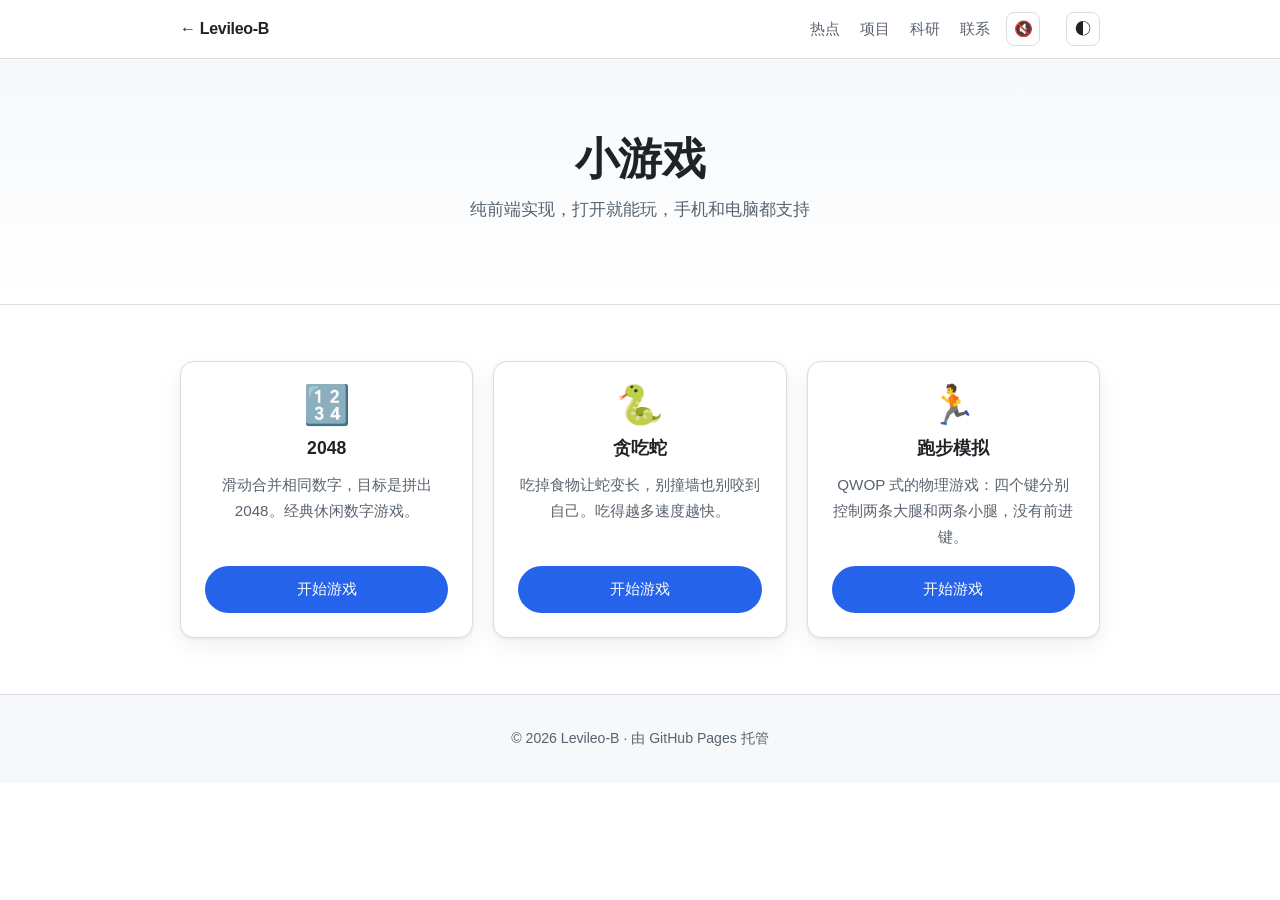
<file: games/index.html>
<!DOCTYPE html>
<html lang="zh-CN">
<head>
<meta charset="UTF-8">
<meta name="viewport" content="width=device-width, initial-scale=1">
<title>小游戏 · Levileo-B</title>
<meta name="description" content="几个可以直接在浏览器里玩的小游戏。">
<link rel="icon" href="data:image/svg+xml,<svg xmlns='http://www.w3.org/2000/svg' viewBox='0 0 100 100'><text y='.9em' font-size='90'>🎮</text></svg>">
<link rel="stylesheet" href="../assets/style.css">
<link rel="stylesheet" href="../assets/game.css">
<script>
  try {
    var t = localStorage.getItem('theme');
    if (t === 'dark' || t === 'light') document.documentElement.setAttribute('data-theme', t);
  } catch (e) {}
</script>
</head>
<body>

<a class="skip-link" href="#main">跳到主要内容</a>

<header class="site-header">
  <nav class="nav" aria-label="主导航">
    <a class="nav__brand" href="../">← Levileo-B</a>
    <ul class="nav__list">
      <li><a href="../#news">热点</a></li>
      <li><a href="../#projects">项目</a></li>
      <li><a href="../research/">科研</a></li>
      <li><a href="../#contact">联系</a></li>
    </ul>
    <button class="theme-toggle" type="button" aria-label="切换深色 / 浅色模式">
      <span class="theme-toggle__icon" aria-hidden="true">◐</span>
    </button>
  </nav>
</header>

<main id="main">
  <section class="hero">
    <div class="hero__inner">
      <h1 class="hero__title">小游戏</h1>
      <p class="hero__subtitle">纯前端实现，打开就能玩，手机和电脑都支持</p>
    </div>
  </section>

  <section class="section">
    <div class="grid">

      <article class="card card--project game-card">
        <span class="game-card__emoji" aria-hidden="true">🔢</span>
        <h2 class="card__title">2048</h2>
        <p class="card__desc">滑动合并相同数字，目标是拼出 2048。经典休闲数字游戏。</p>
        <a class="btn btn--primary" href="2048/">开始游戏</a>
      </article>

      <article class="card card--project game-card">
        <span class="game-card__emoji" aria-hidden="true">🐍</span>
        <h2 class="card__title">贪吃蛇</h2>
        <p class="card__desc">吃掉食物让蛇变长，别撞墙也别咬到自己。吃得越多速度越快。</p>
        <a class="btn btn--primary" href="snake/">开始游戏</a>
      </article>

      <article class="card card--project game-card">
        <span class="game-card__emoji" aria-hidden="true">🏃</span>
        <h2 class="card__title">跑步模拟</h2>
        <p class="card__desc">QWOP 式的物理游戏：四个键分别控制两条大腿和两条小腿，没有前进键。</p>
        <a class="btn btn--primary" href="qwop/">开始游戏</a>
      </article>

    </div>
  </section>
</main>

<footer class="site-footer">
  <p>© <span id="year">2026</span> Levileo-B · 由 GitHub Pages 托管</p>
</footer>

<script src="../assets/main.js"></script>
<script src="../assets/bgm.js"></script>
</body>
</html>
</file>
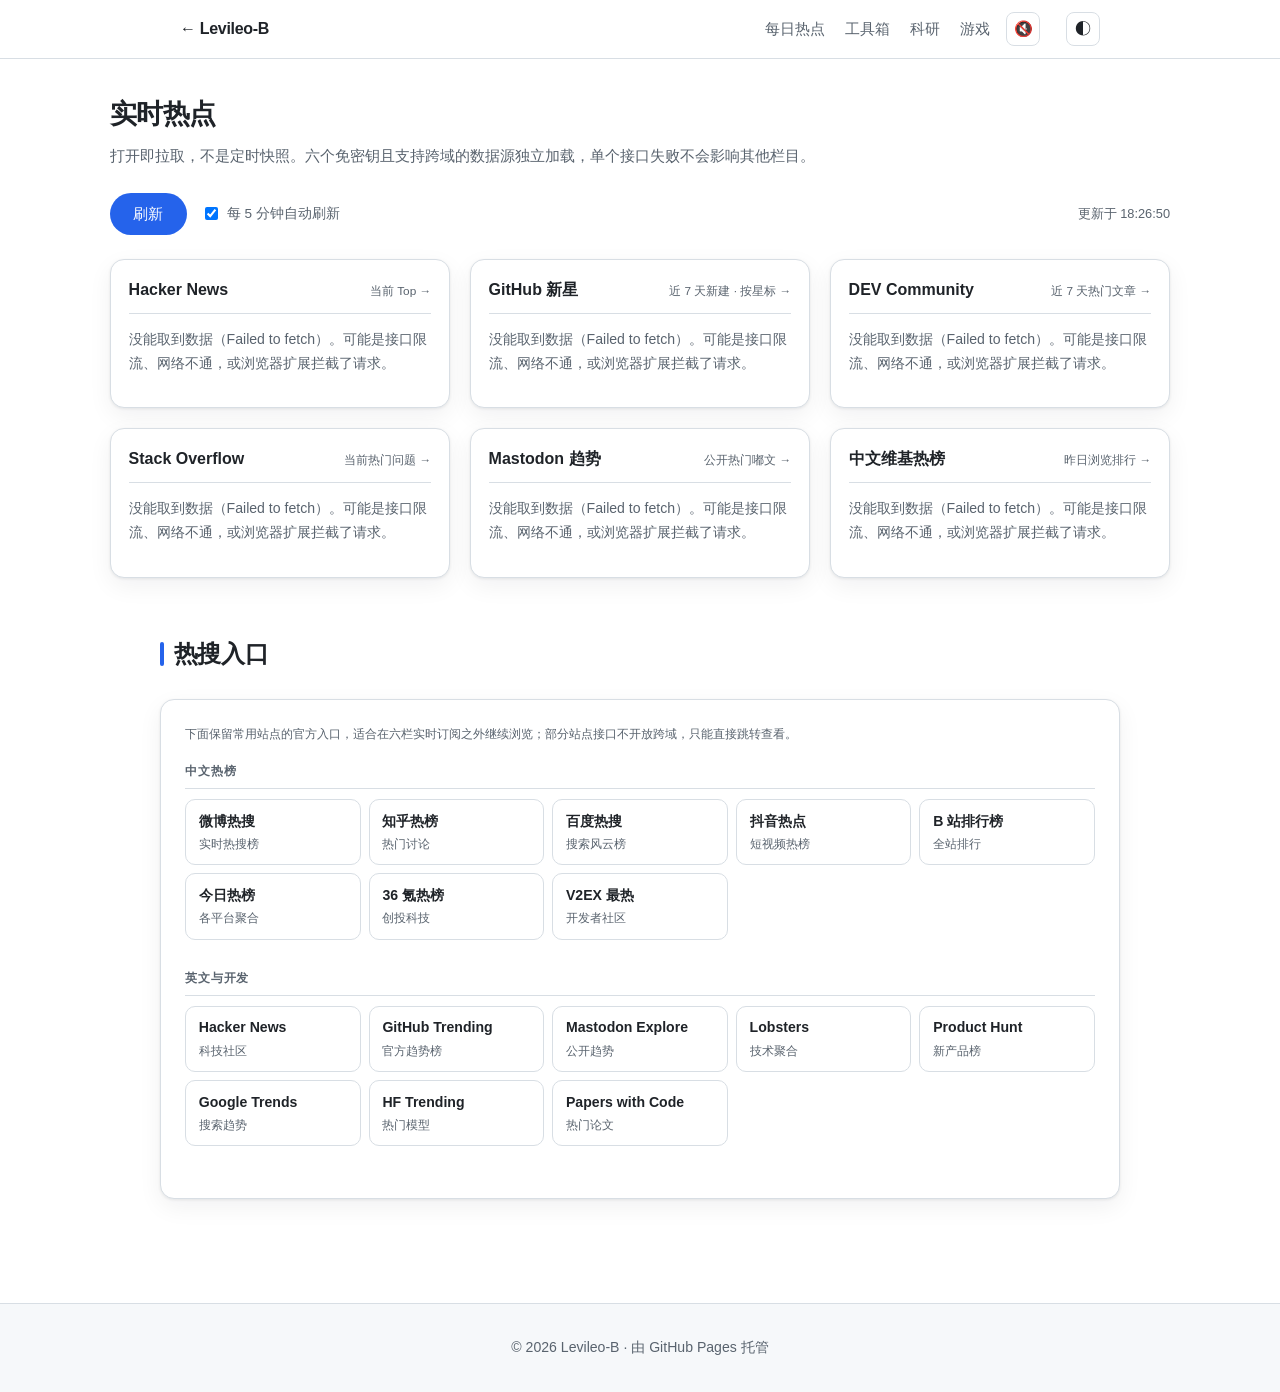
<file: hot/index.html>
<!DOCTYPE html>
<html lang="zh-CN">
<head>
<meta charset="UTF-8">
<meta name="viewport" content="width=device-width, initial-scale=1">
<title>实时热点 · Levileo-B</title>
<meta name="description" content="浏览器直连六个实时热榜：Hacker News、GitHub、DEV、Stack Overflow、Mastodon 与中文维基热榜。">
<link rel="icon" href="data:image/svg+xml,<svg xmlns='http://www.w3.org/2000/svg' viewBox='0 0 100 100'><text y='.9em' font-size='90'>🔥</text></svg>">
<link rel="stylesheet" href="../assets/style.css">
<link rel="stylesheet" href="../assets/tools.css">
<script>
  try {
    var t = localStorage.getItem('theme');
    if (t === 'dark' || t === 'light') document.documentElement.setAttribute('data-theme', t);
  } catch (e) {}
</script>
</head>
<body>

<a class="skip-link" href="#main">跳到主要内容</a>

<header class="site-header">
  <nav class="nav" aria-label="主导航">
    <a class="nav__brand" href="../">← Levileo-B</a>
    <ul class="nav__list">
      <li><a href="../#news">每日热点</a></li>
      <li><a href="../tools/">工具箱</a></li>
      <li><a href="../research/">科研</a></li>
      <li><a href="../games/">游戏</a></li>
    </ul>
    <button class="theme-toggle" type="button" aria-label="切换深色 / 浅色模式">
      <span class="theme-toggle__icon" aria-hidden="true">◐</span>
    </button>
  </nav>
</header>

<main id="main" class="tool tool--wide">

  <div class="tool__head">
    <h1 class="tool__title">实时热点</h1>
    <p class="tool__sub">
      打开即拉取，不是定时快照。六个免密钥且支持跨域的数据源独立加载，单个接口失败不会影响其他栏目。
    </p>
  </div>

  <div class="hot-bar">
    <button class="btn btn--primary" type="button" id="refresh">刷新</button>
    <label class="hot-auto">
      <input type="checkbox" id="auto" checked> 每 5 分钟自动刷新
    </label>
    <span class="hot-stamp" id="stamp"></span>
  </div>

  <div class="hot-grid" id="live"></div>

  <section class="section" id="portals" style="padding-left:0;padding-right:0">
    <h2 class="section__title">热搜入口</h2>
    <div class="card">
      <p class="news__foot" style="margin:0 0 1rem;padding:0;border:0">
        下面保留常用站点的官方入口，适合在六栏实时订阅之外继续浏览；部分站点接口不开放跨域，只能直接跳转查看。
      </p>

      <div class="link-group">
        <h3 class="link-group__title">中文热榜</h3>
        <ul class="link-grid">
          <li><a href="https://s.weibo.com/top/summary" target="_blank" rel="noopener"><strong>微博热搜</strong><span>实时热搜榜</span></a></li>
          <li><a href="https://www.zhihu.com/hot" target="_blank" rel="noopener"><strong>知乎热榜</strong><span>热门讨论</span></a></li>
          <li><a href="https://top.baidu.com/board" target="_blank" rel="noopener"><strong>百度热搜</strong><span>搜索风云榜</span></a></li>
          <li><a href="https://www.douyin.com/hot" target="_blank" rel="noopener"><strong>抖音热点</strong><span>短视频热榜</span></a></li>
          <li><a href="https://www.bilibili.com/v/popular/rank/all" target="_blank" rel="noopener"><strong>B 站排行榜</strong><span>全站排行</span></a></li>
          <li><a href="https://tophub.today" target="_blank" rel="noopener"><strong>今日热榜</strong><span>各平台聚合</span></a></li>
          <li><a href="https://www.36kr.com/hot-list/catalog" target="_blank" rel="noopener"><strong>36 氪热榜</strong><span>创投科技</span></a></li>
          <li><a href="https://www.v2ex.com/?tab=hot" target="_blank" rel="noopener"><strong>V2EX 最热</strong><span>开发者社区</span></a></li>
        </ul>
      </div>

      <div class="link-group">
        <h3 class="link-group__title">英文与开发</h3>
        <ul class="link-grid">
          <li><a href="https://news.ycombinator.com" target="_blank" rel="noopener"><strong>Hacker News</strong><span>科技社区</span></a></li>
          <li><a href="https://github.com/trending" target="_blank" rel="noopener"><strong>GitHub Trending</strong><span>官方趋势榜</span></a></li>
          <li><a href="https://mastodon.social/explore" target="_blank" rel="noopener"><strong>Mastodon Explore</strong><span>公开趋势</span></a></li>
          <li><a href="https://lobste.rs" target="_blank" rel="noopener"><strong>Lobsters</strong><span>技术聚合</span></a></li>
          <li><a href="https://producthunt.com" target="_blank" rel="noopener"><strong>Product Hunt</strong><span>新产品榜</span></a></li>
          <li><a href="https://trends.google.com/trending" target="_blank" rel="noopener"><strong>Google Trends</strong><span>搜索趋势</span></a></li>
          <li><a href="https://huggingface.co/models?sort=trending" target="_blank" rel="noopener"><strong>HF Trending</strong><span>热门模型</span></a></li>
          <li><a href="https://paperswithcode.com/" target="_blank" rel="noopener"><strong>Papers with Code</strong><span>热门论文</span></a></li>
        </ul>
      </div>
    </div>
  </section>

</main>

<footer class="site-footer">
  <p>© <span id="year">2026</span> Levileo-B · 由 GitHub Pages 托管</p>
</footer>

<script src="../assets/main.js"></script>
<script src="../assets/bgm.js"></script>
<script src="parse.js"></script>
<script src="app.js"></script>
</body>
</html>
</file>
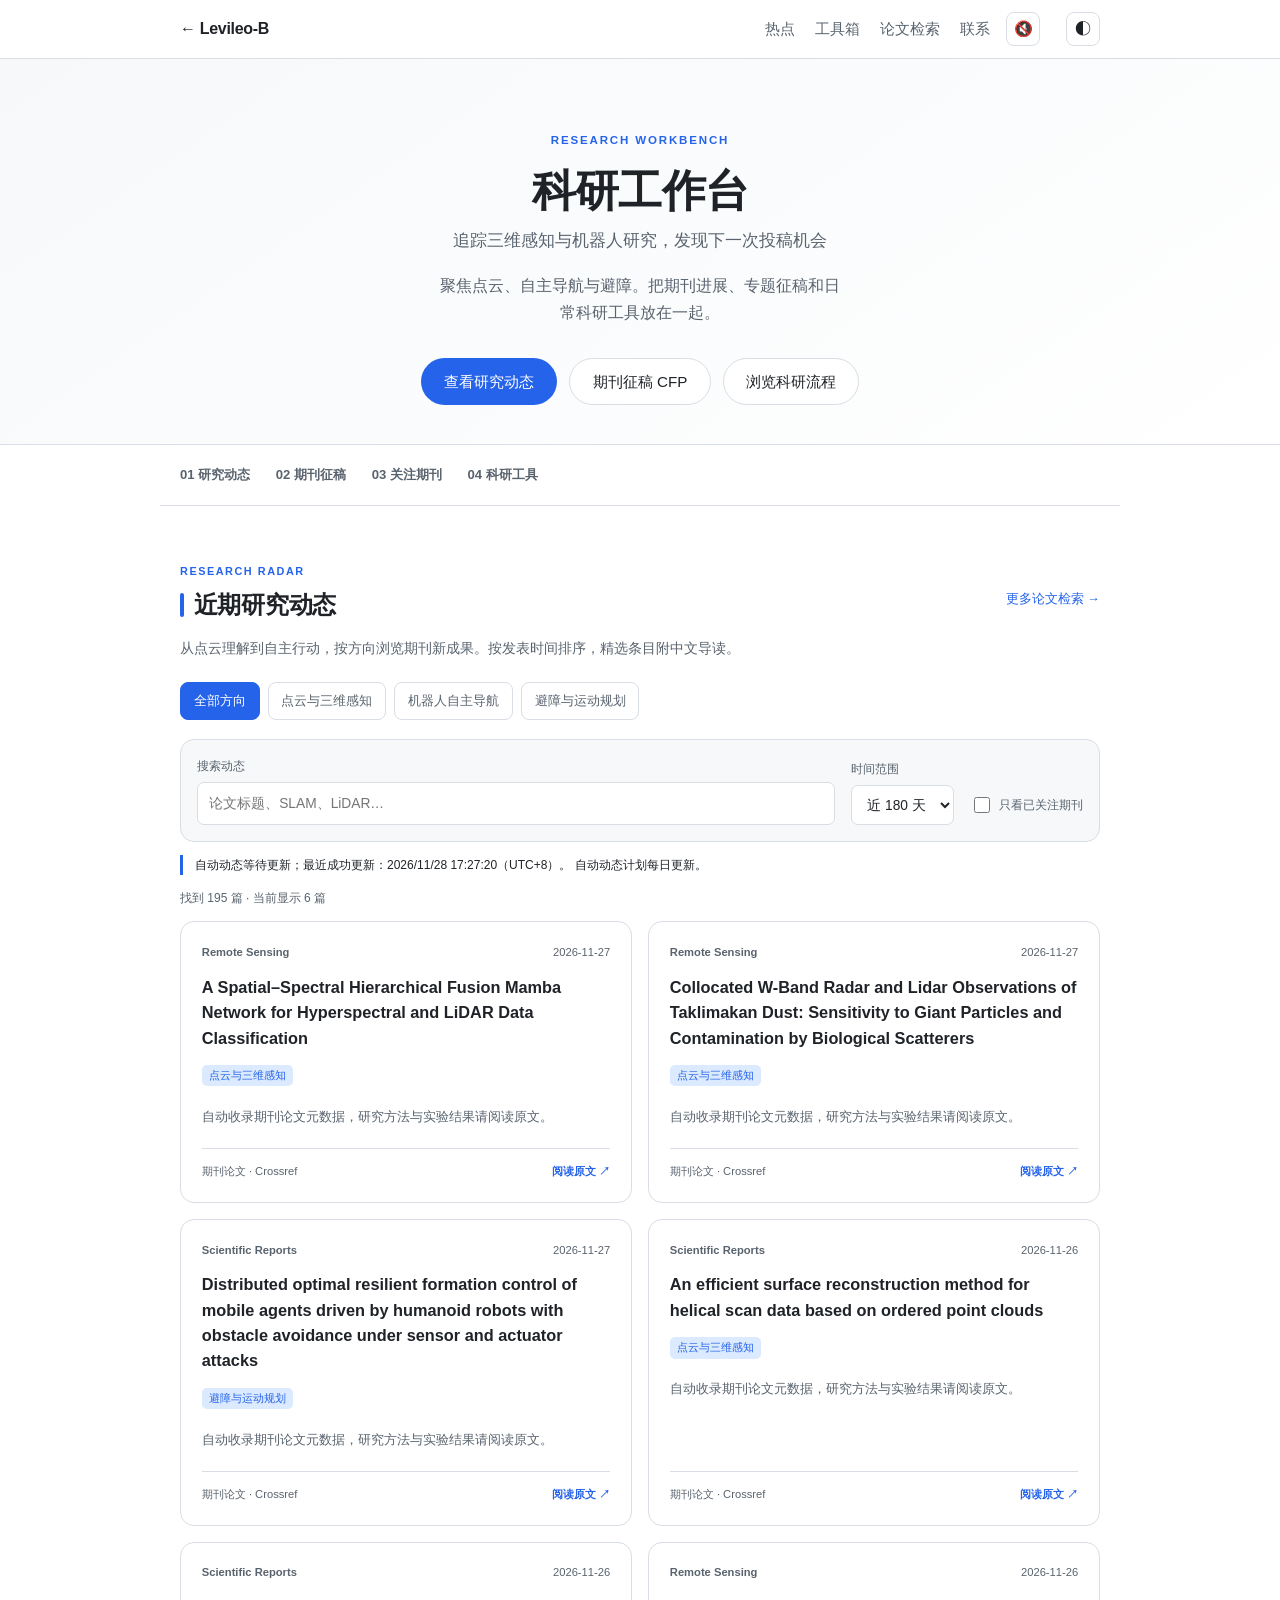
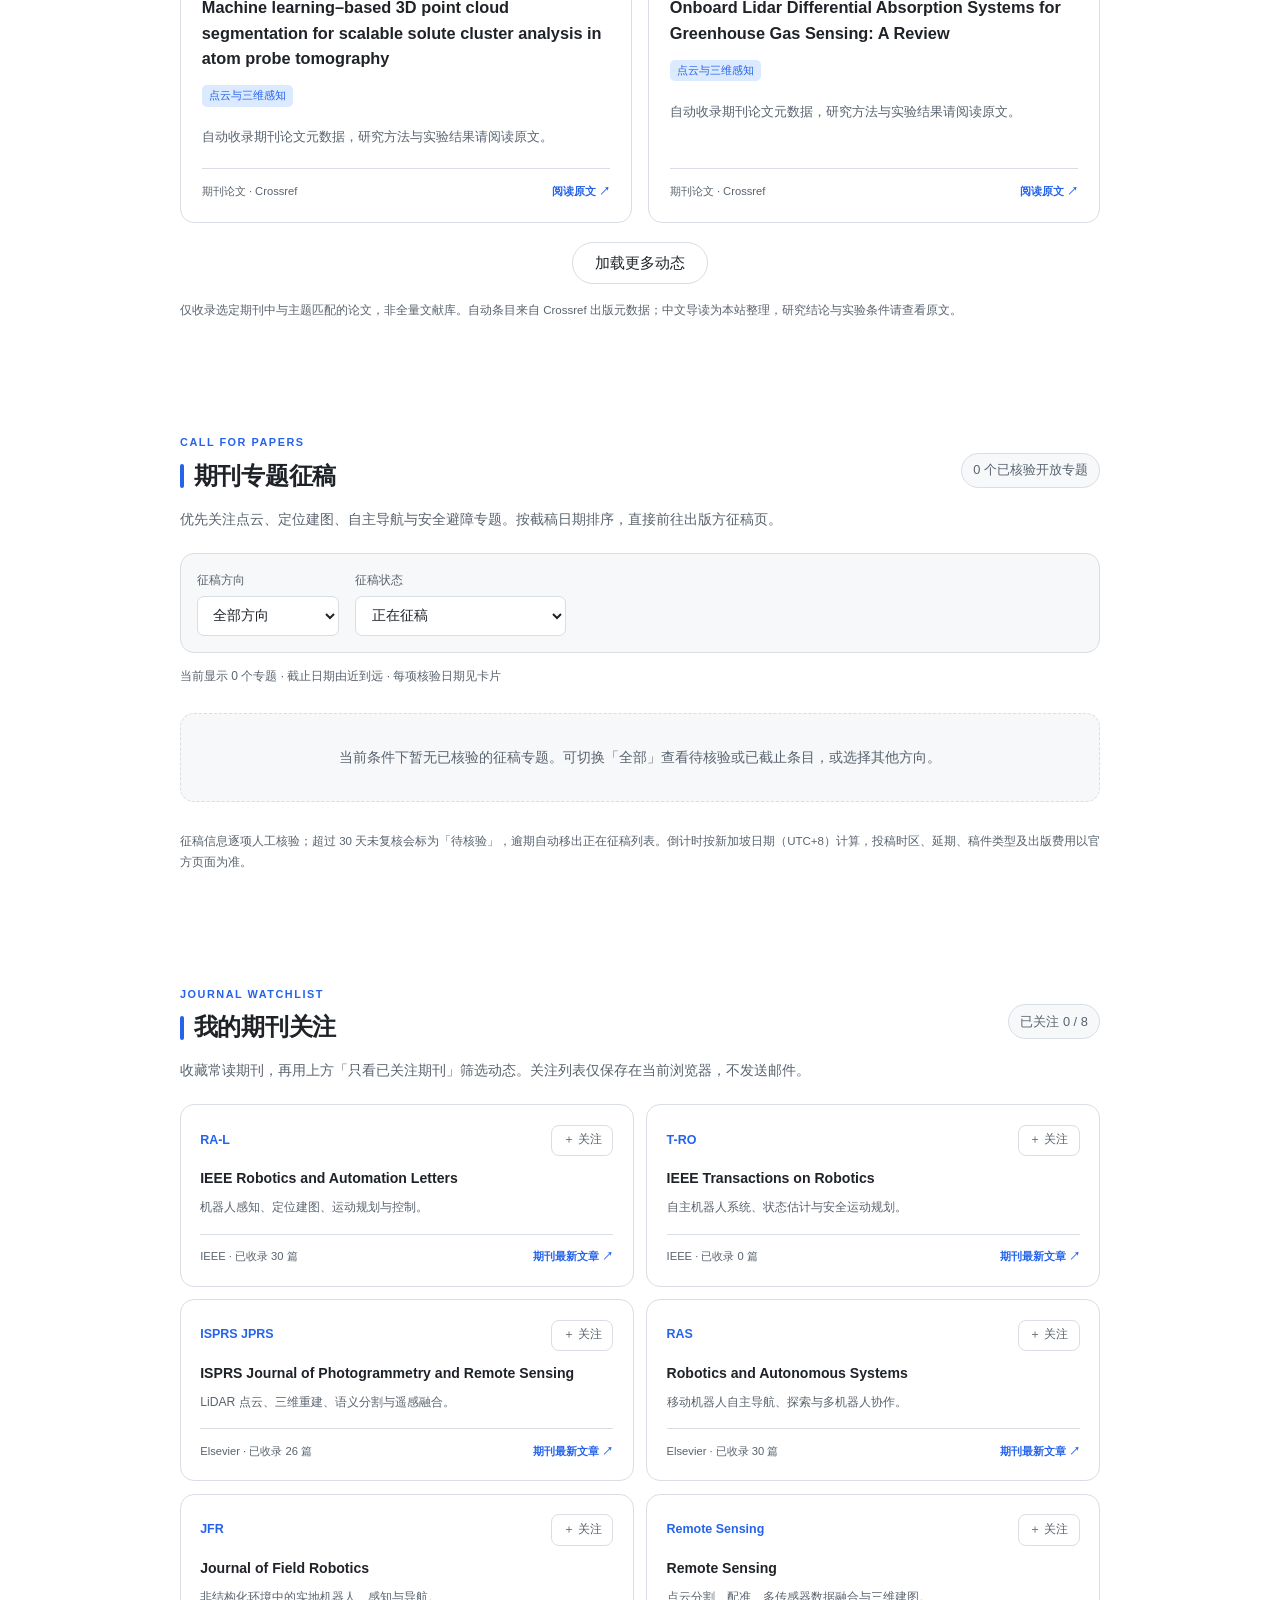
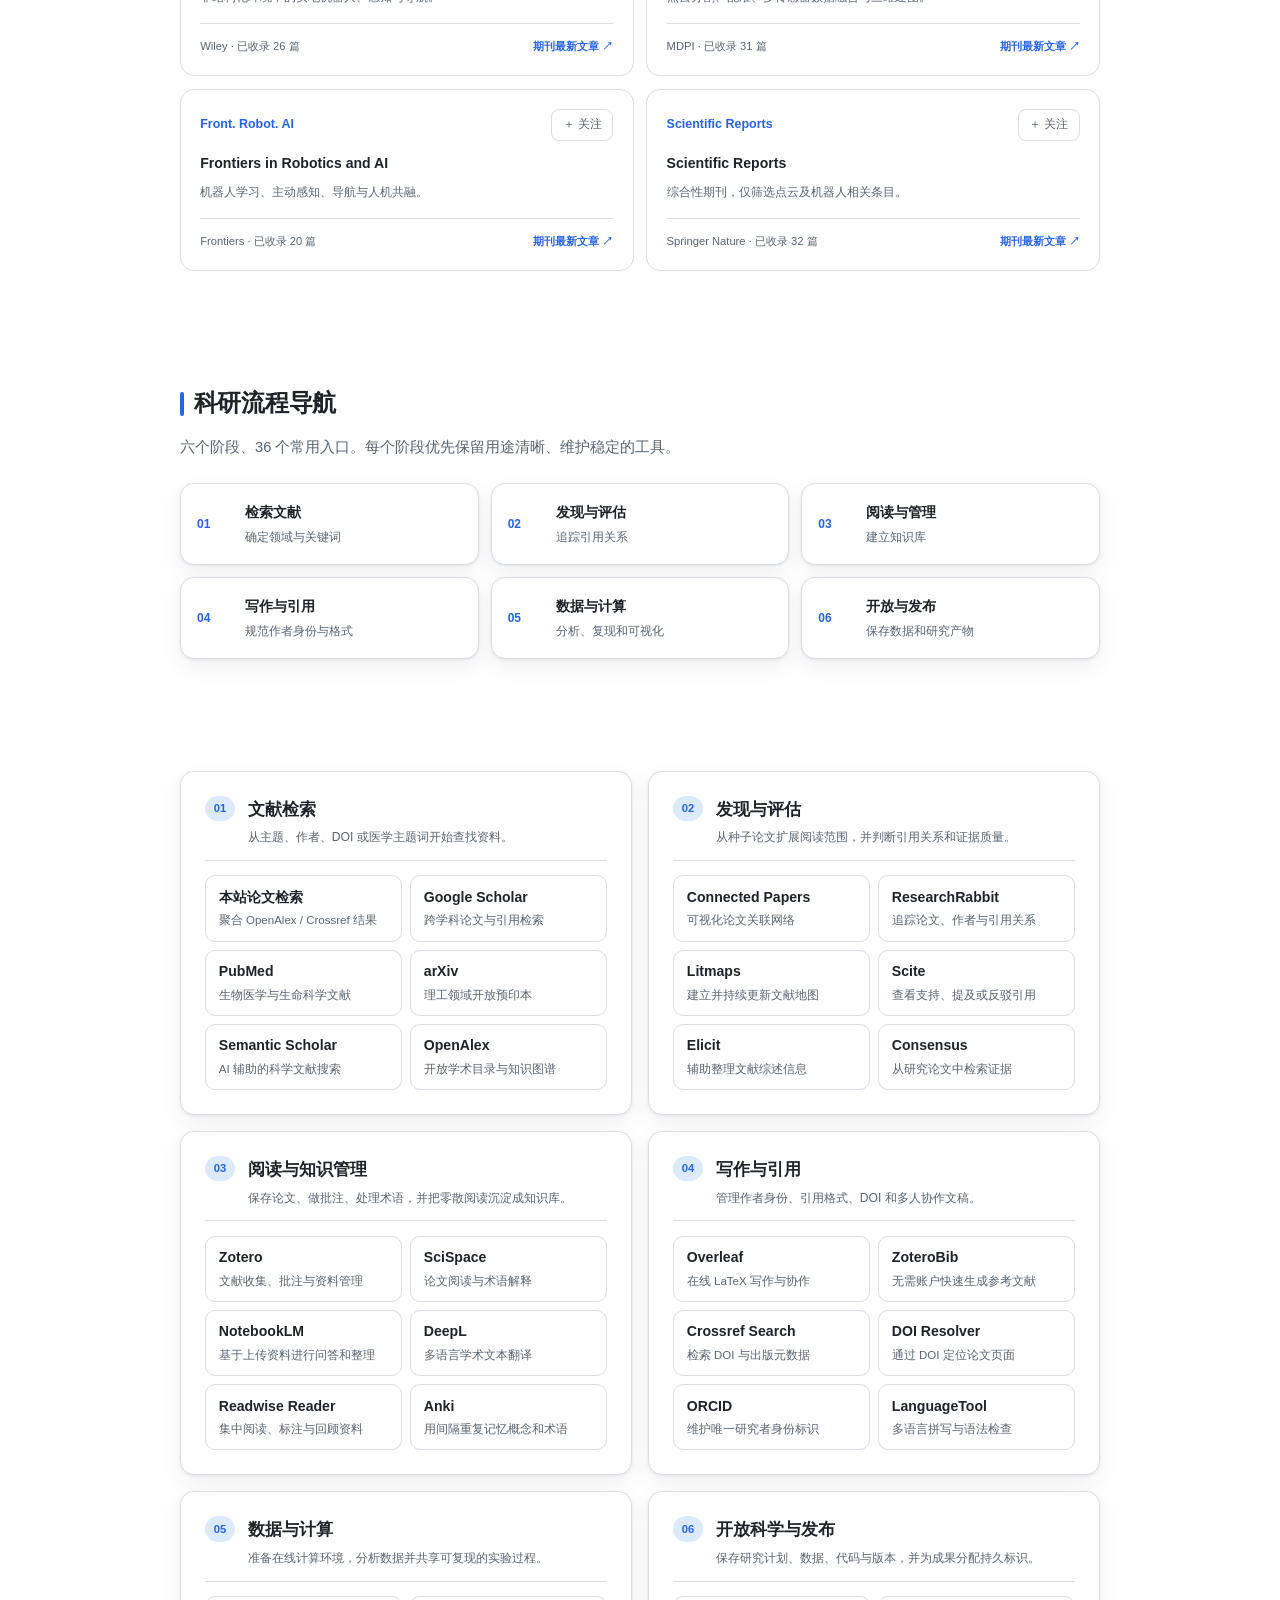
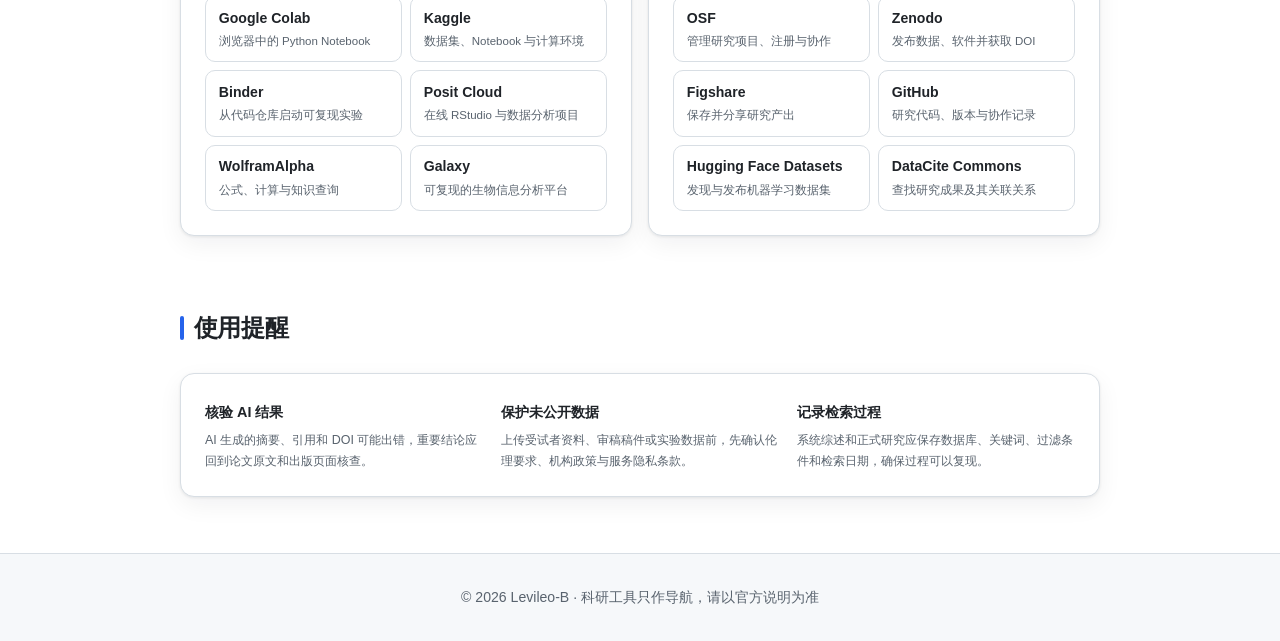
<file: research/index.html>
<!DOCTYPE html>
<html lang="zh-CN">
<head>
<meta charset="UTF-8">
<meta name="viewport" content="width=device-width, initial-scale=1">
<title>科研工作台 · Levileo-B</title>
<meta name="description" content="关注点云、机器人自主导航与避障的期刊研究进展，发现正在征稿的期刊专题，并使用文献检索、阅读与写作工具。">
<meta name="theme-color" content="#0f172a">
<link rel="icon" href="data:image/svg+xml,<svg xmlns='http://www.w3.org/2000/svg' viewBox='0 0 100 100'><text y='.9em' font-size='90'>🔬</text></svg>">
<link rel="stylesheet" href="../assets/style.css">
<link rel="stylesheet" href="../assets/tools.css">
<link rel="stylesheet" href="../assets/research.css">
<script>
  try {
    var t = localStorage.getItem('theme');
    if (t === 'dark' || t === 'light') document.documentElement.setAttribute('data-theme', t);
  } catch (e) {}
</script>
</head>
<body>

<a class="skip-link" href="#main">跳到主要内容</a>

<header class="site-header">
  <nav class="nav" aria-label="主导航">
    <a class="nav__brand" href="../">← Levileo-B</a>
    <ul class="nav__list">
      <li><a href="../#news">热点</a></li>
      <li><a href="../tools/">工具箱</a></li>
      <li><a href="../tools/papers/">论文检索</a></li>
      <li><a href="../#contact">联系</a></li>
    </ul>
    <button class="theme-toggle" type="button" aria-label="切换深色 / 浅色模式">
      <span class="theme-toggle__icon" aria-hidden="true">◐</span>
    </button>
  </nav>
</header>

<main id="main">
  <section class="hero research-hero">
    <div class="hero__inner">
      <p class="research-hero__eyebrow">RESEARCH WORKBENCH</p>
      <h1 class="hero__title">科研工作台</h1>
      <p class="hero__subtitle">追踪三维感知与机器人研究，发现下一次投稿机会</p>
      <p class="hero__desc">聚焦点云、自主导航与避障。把期刊进展、专题征稿和日常科研工具放在一起。</p>
      <div class="hero__actions">
        <a class="btn btn--primary" href="#research-updates">查看研究动态</a>
        <a class="btn btn--ghost" href="#calls-for-papers">期刊征稿 CFP</a>
        <a class="btn btn--ghost" href="#workflow">浏览科研流程</a>
      </div>
    </div>
  </section>

  <div id="research-monitor">
    <nav class="research-jumps section" aria-label="科研栏目导航">
      <a href="#research-updates">01 研究动态</a>
      <a href="#calls-for-papers">02 期刊征稿</a>
      <a href="#journal-watch">03 关注期刊</a>
      <a href="#workflow">04 科研工具</a>
    </nav>

    <section class="section research-monitor-section" id="research-updates" aria-labelledby="updates-title">
      <div class="research-section-head">
        <div><p class="research-kicker">RESEARCH RADAR</p><h2 class="section__title" id="updates-title">近期研究动态</h2></div>
        <a class="research-text-link" href="../tools/papers/">更多论文检索 →</a>
      </div>
      <p class="research-section-desc">从点云理解到自主行动，按方向浏览期刊新成果。按发表时间排序，精选条目附中文导读。</p>
      <div class="research-topics" role="group" aria-label="研究方向">
        <button type="button" data-topic="all" aria-pressed="true">全部方向</button>
        <button type="button" data-topic="point-cloud" aria-pressed="false">点云与三维感知</button>
        <button type="button" data-topic="navigation" aria-pressed="false">机器人自主导航</button>
        <button type="button" data-topic="avoidance" aria-pressed="false">避障与运动规划</button>
      </div>
      <div class="research-controls">
        <label class="research-search">搜索动态<input id="research-query" type="search" placeholder="论文标题、SLAM、LiDAR…" autocomplete="off"></label>
        <label>时间范围<select id="research-period"><option value="180">近 180 天</option><option value="90">近 90 天</option><option value="30">近 30 天</option></select></label>
        <label class="research-check"><input id="research-followed" type="checkbox">只看已关注期刊</label>
      </div>
      <p class="research-status" id="research-feed-status" role="status">正在加载研究动态…</p>
      <p class="research-result-count" id="research-result-count" role="status"></p>
      <div class="research-paper-grid" id="research-papers" aria-busy="true"></div>
      <button class="btn btn--ghost research-more" id="research-more" type="button" hidden>加载更多动态</button>
      <p class="research-note">仅收录选定期刊中与主题匹配的论文，非全量文献库。自动条目来自 Crossref 出版元数据；中文导读为本站整理，研究结论与实验条件请查看原文。</p>
    </section>

    <section class="section research-monitor-section" id="calls-for-papers" aria-labelledby="cfp-title">
      <div class="research-section-head">
        <div><p class="research-kicker">CALL FOR PAPERS</p><h2 class="section__title" id="cfp-title">期刊专题征稿</h2></div>
        <span class="research-counter" id="cfp-open-count">核对征稿状态中</span>
      </div>
      <p class="research-section-desc">优先关注点云、定位建图、自主导航与安全避障专题。按截稿日期排序，直接前往出版方征稿页。</p>
      <div class="research-controls">
        <label>征稿方向<select id="cfp-topic"><option value="all">全部方向</option><option value="point-cloud">点云与三维感知</option><option value="navigation">机器人自主导航</option><option value="avoidance">避障与运动规划</option></select></label>
        <label>征稿状态<select id="cfp-status"><option value="open">正在征稿</option><option value="soon">30 天内截止</option><option value="all">全部（含待核验 / 已截止）</option></select></label>
      </div>
      <p class="research-status" id="cfp-result-count" role="status">正在加载征稿专题…</p>
      <div class="research-cfp-grid" id="research-cfps" aria-busy="true"></div>
      <p class="research-note">征稿信息逐项人工核验；超过 30 天未复核会标为「待核验」，逾期自动移出正在征稿列表。倒计时按新加坡日期（UTC+8）计算，投稿时区、延期、稿件类型及出版费用以官方页面为准。</p>
    </section>

    <section class="section research-monitor-section" id="journal-watch" aria-labelledby="journals-title">
      <div class="research-section-head"><div><p class="research-kicker">JOURNAL WATCHLIST</p><h2 class="section__title" id="journals-title">我的期刊关注</h2></div><span class="research-counter" id="journal-count"></span></div>
      <p class="research-section-desc">收藏常读期刊，再用上方「只看已关注期刊」筛选动态。关注列表仅保存在当前浏览器，不发送邮件。</p>
      <p class="research-status" id="journal-storage-status" role="status"></p>
      <div class="research-journal-grid" id="research-journals" aria-busy="true"></div>
    </section>
    <noscript><p class="section">启用 JavaScript 可查看动态与征稿筛选。也可直接浏览 <a href="https://www.mdpi.com/journal/remotesensing/special_issues" target="_blank" rel="noopener noreferrer">Remote Sensing 专题征稿</a>及 <a href="https://www.frontiersin.org/journals/robotics-and-ai/research-topics" target="_blank" rel="noopener noreferrer">Frontiers in Robotics and AI 专题</a>，下方科研工具仍可使用。</p></noscript>
  </div>

  <section class="section" id="workflow">
    <div class="section__bar">
      <div>
        <h2 class="section__title">科研流程导航</h2>
        <p class="research-lead">六个阶段、36 个常用入口。每个阶段优先保留用途清晰、维护稳定的工具。</p>
      </div>
    </div>
    <ol class="research-workflow">
      <li><a href="#search"><b>01</b><span><strong>检索文献</strong><small>确定领域与关键词</small></span></a></li>
      <li><a href="#discover"><b>02</b><span><strong>发现与评估</strong><small>追踪引用关系</small></span></a></li>
      <li><a href="#reading"><b>03</b><span><strong>阅读与管理</strong><small>建立知识库</small></span></a></li>
      <li><a href="#writing"><b>04</b><span><strong>写作与引用</strong><small>规范作者身份与格式</small></span></a></li>
      <li><a href="#compute"><b>05</b><span><strong>数据与计算</strong><small>分析、复现和可视化</small></span></a></li>
      <li><a href="#open-science"><b>06</b><span><strong>开放与发布</strong><small>保存数据和研究产物</small></span></a></li>
    </ol>
  </section>

  <section class="section">
    <div class="research-grid">
      <article class="card research-stage" id="search">
        <header class="research-stage__head"><span>01</span><div><h2>文献检索</h2><p>从主题、作者、DOI 或医学主题词开始查找资料。</p></div></header>
        <ul class="link-grid research-links">
          <li><a href="../tools/papers/"><strong>本站论文检索</strong><span>聚合 OpenAlex / Crossref 结果</span></a></li>
          <li><a href="https://scholar.google.com" target="_blank" rel="noopener noreferrer"><strong>Google Scholar</strong><span>跨学科论文与引用检索</span></a></li>
          <li><a href="https://pubmed.ncbi.nlm.nih.gov" target="_blank" rel="noopener noreferrer"><strong>PubMed</strong><span>生物医学与生命科学文献</span></a></li>
          <li><a href="https://arxiv.org" target="_blank" rel="noopener noreferrer"><strong>arXiv</strong><span>理工领域开放预印本</span></a></li>
          <li><a href="https://www.semanticscholar.org" target="_blank" rel="noopener noreferrer"><strong>Semantic Scholar</strong><span>AI 辅助的科学文献搜索</span></a></li>
          <li><a href="https://explore.openalex.org" target="_blank" rel="noopener noreferrer"><strong>OpenAlex</strong><span>开放学术目录与知识图谱</span></a></li>
        </ul>
      </article>

      <article class="card research-stage" id="discover">
        <header class="research-stage__head"><span>02</span><div><h2>发现与评估</h2><p>从种子论文扩展阅读范围，并判断引用关系和证据质量。</p></div></header>
        <ul class="link-grid research-links">
          <li><a href="https://www.connectedpapers.com" target="_blank" rel="noopener noreferrer"><strong>Connected Papers</strong><span>可视化论文关联网络</span></a></li>
          <li><a href="https://www.researchrabbit.ai" target="_blank" rel="noopener noreferrer"><strong>ResearchRabbit</strong><span>追踪论文、作者与引用关系</span></a></li>
          <li><a href="https://www.litmaps.com" target="_blank" rel="noopener noreferrer"><strong>Litmaps</strong><span>建立并持续更新文献地图</span></a></li>
          <li><a href="https://scite.ai" target="_blank" rel="noopener noreferrer"><strong>Scite</strong><span>查看支持、提及或反驳引用</span></a></li>
          <li><a href="https://elicit.com" target="_blank" rel="noopener noreferrer"><strong>Elicit</strong><span>辅助整理文献综述信息</span></a></li>
          <li><a href="https://consensus.app" target="_blank" rel="noopener noreferrer"><strong>Consensus</strong><span>从研究论文中检索证据</span></a></li>
        </ul>
      </article>

      <article class="card research-stage" id="reading">
        <header class="research-stage__head"><span>03</span><div><h2>阅读与知识管理</h2><p>保存论文、做批注、处理术语，并把零散阅读沉淀成知识库。</p></div></header>
        <ul class="link-grid research-links">
          <li><a href="https://www.zotero.org" target="_blank" rel="noopener noreferrer"><strong>Zotero</strong><span>文献收集、批注与资料管理</span></a></li>
          <li><a href="https://scispace.com" target="_blank" rel="noopener noreferrer"><strong>SciSpace</strong><span>论文阅读与术语解释</span></a></li>
          <li><a href="https://notebooklm.google.com" target="_blank" rel="noopener noreferrer"><strong>NotebookLM</strong><span>基于上传资料进行问答和整理</span></a></li>
          <li><a href="https://www.deepl.com/translator" target="_blank" rel="noopener noreferrer"><strong>DeepL</strong><span>多语言学术文本翻译</span></a></li>
          <li><a href="https://readwise.io/read" target="_blank" rel="noopener noreferrer"><strong>Readwise Reader</strong><span>集中阅读、标注与回顾资料</span></a></li>
          <li><a href="https://apps.ankiweb.net" target="_blank" rel="noopener noreferrer"><strong>Anki</strong><span>用间隔重复记忆概念和术语</span></a></li>
        </ul>
      </article>

      <article class="card research-stage" id="writing">
        <header class="research-stage__head"><span>04</span><div><h2>写作与引用</h2><p>管理作者身份、引用格式、DOI 和多人协作文稿。</p></div></header>
        <ul class="link-grid research-links">
          <li><a href="https://www.overleaf.com" target="_blank" rel="noopener noreferrer"><strong>Overleaf</strong><span>在线 LaTeX 写作与协作</span></a></li>
          <li><a href="https://zbib.org" target="_blank" rel="noopener noreferrer"><strong>ZoteroBib</strong><span>无需账户快速生成参考文献</span></a></li>
          <li><a href="https://search.crossref.org" target="_blank" rel="noopener noreferrer"><strong>Crossref Search</strong><span>检索 DOI 与出版元数据</span></a></li>
          <li><a href="https://doi.org" target="_blank" rel="noopener noreferrer"><strong>DOI Resolver</strong><span>通过 DOI 定位论文页面</span></a></li>
          <li><a href="https://orcid.org" target="_blank" rel="noopener noreferrer"><strong>ORCID</strong><span>维护唯一研究者身份标识</span></a></li>
          <li><a href="https://languagetool.org" target="_blank" rel="noopener noreferrer"><strong>LanguageTool</strong><span>多语言拼写与语法检查</span></a></li>
        </ul>
      </article>

      <article class="card research-stage" id="compute">
        <header class="research-stage__head"><span>05</span><div><h2>数据与计算</h2><p>准备在线计算环境，分析数据并共享可复现的实验过程。</p></div></header>
        <ul class="link-grid research-links">
          <li><a href="https://colab.research.google.com" target="_blank" rel="noopener noreferrer"><strong>Google Colab</strong><span>浏览器中的 Python Notebook</span></a></li>
          <li><a href="https://www.kaggle.com" target="_blank" rel="noopener noreferrer"><strong>Kaggle</strong><span>数据集、Notebook 与计算环境</span></a></li>
          <li><a href="https://mybinder.org" target="_blank" rel="noopener noreferrer"><strong>Binder</strong><span>从代码仓库启动可复现实验</span></a></li>
          <li><a href="https://posit.cloud" target="_blank" rel="noopener noreferrer"><strong>Posit Cloud</strong><span>在线 RStudio 与数据分析项目</span></a></li>
          <li><a href="https://www.wolframalpha.com" target="_blank" rel="noopener noreferrer"><strong>WolframAlpha</strong><span>公式、计算与知识查询</span></a></li>
          <li><a href="https://usegalaxy.org" target="_blank" rel="noopener noreferrer"><strong>Galaxy</strong><span>可复现的生物信息分析平台</span></a></li>
        </ul>
      </article>

      <article class="card research-stage" id="open-science">
        <header class="research-stage__head"><span>06</span><div><h2>开放科学与发布</h2><p>保存研究计划、数据、代码与版本，并为成果分配持久标识。</p></div></header>
        <ul class="link-grid research-links">
          <li><a href="https://osf.io" target="_blank" rel="noopener noreferrer"><strong>OSF</strong><span>管理研究项目、注册与协作</span></a></li>
          <li><a href="https://zenodo.org" target="_blank" rel="noopener noreferrer"><strong>Zenodo</strong><span>发布数据、软件并获取 DOI</span></a></li>
          <li><a href="https://figshare.com" target="_blank" rel="noopener noreferrer"><strong>Figshare</strong><span>保存并分享研究产出</span></a></li>
          <li><a href="https://github.com" target="_blank" rel="noopener noreferrer"><strong>GitHub</strong><span>研究代码、版本与协作记录</span></a></li>
          <li><a href="https://huggingface.co/datasets" target="_blank" rel="noopener noreferrer"><strong>Hugging Face Datasets</strong><span>发现与发布机器学习数据集</span></a></li>
          <li><a href="https://commons.datacite.org" target="_blank" rel="noopener noreferrer"><strong>DataCite Commons</strong><span>查找研究成果及其关联关系</span></a></li>
        </ul>
      </article>
    </div>
  </section>

  <section class="section research-guidance">
    <h2 class="section__title">使用提醒</h2>
    <div class="card research-guidance__grid">
      <div><strong>核验 AI 结果</strong><p>AI 生成的摘要、引用和 DOI 可能出错，重要结论应回到论文原文和出版页面核查。</p></div>
      <div><strong>保护未公开数据</strong><p>上传受试者资料、审稿稿件或实验数据前，先确认伦理要求、机构政策与服务隐私条款。</p></div>
      <div><strong>记录检索过程</strong><p>系统综述和正式研究应保存数据库、关键词、过滤条件和检索日期，确保过程可以复现。</p></div>
    </div>
  </section>
</main>

<footer class="site-footer">
  <p>© <span id="year">2026</span> Levileo-B · 科研工具只作导航，请以官方说明为准</p>
</footer>

<script src="../assets/main.js"></script>
<script src="../assets/research-data.js"></script>
<script src="../assets/research.js"></script>
<script src="../assets/bgm.js"></script>
</body>
</html>
</file>
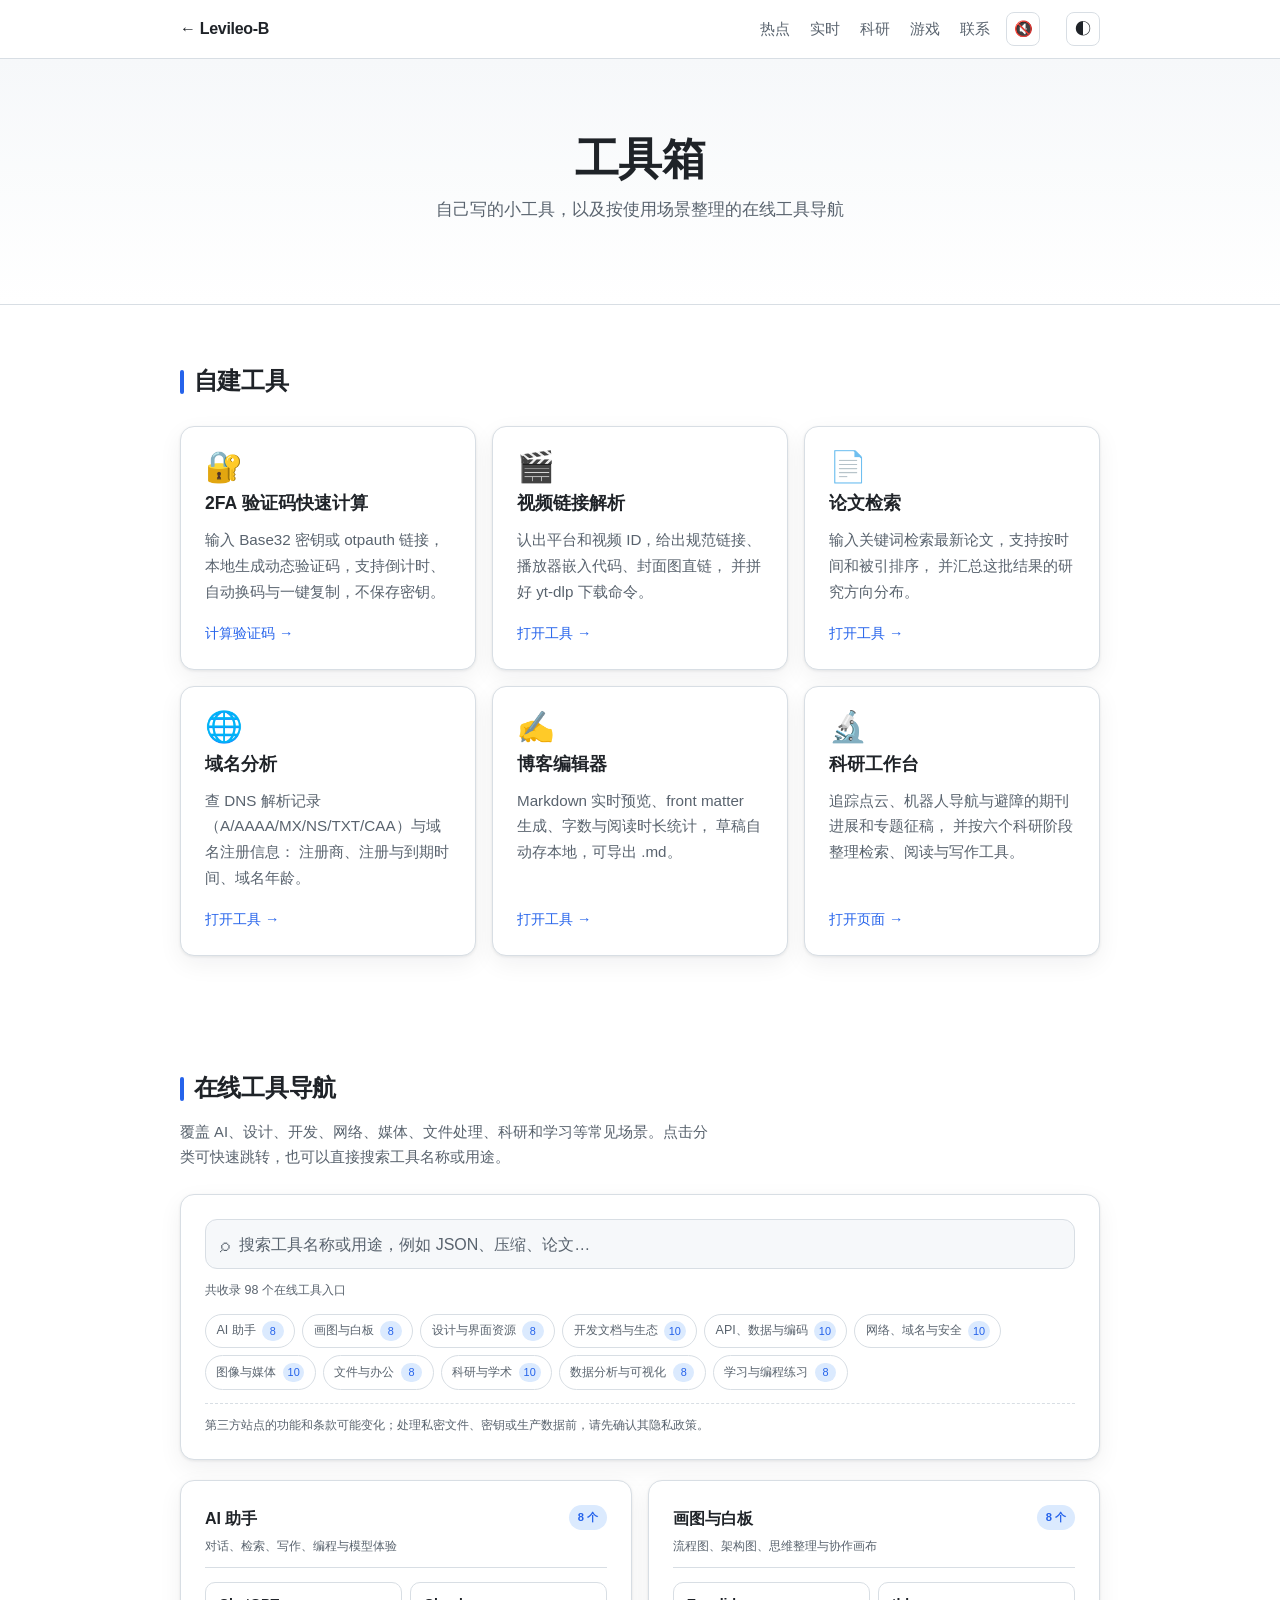
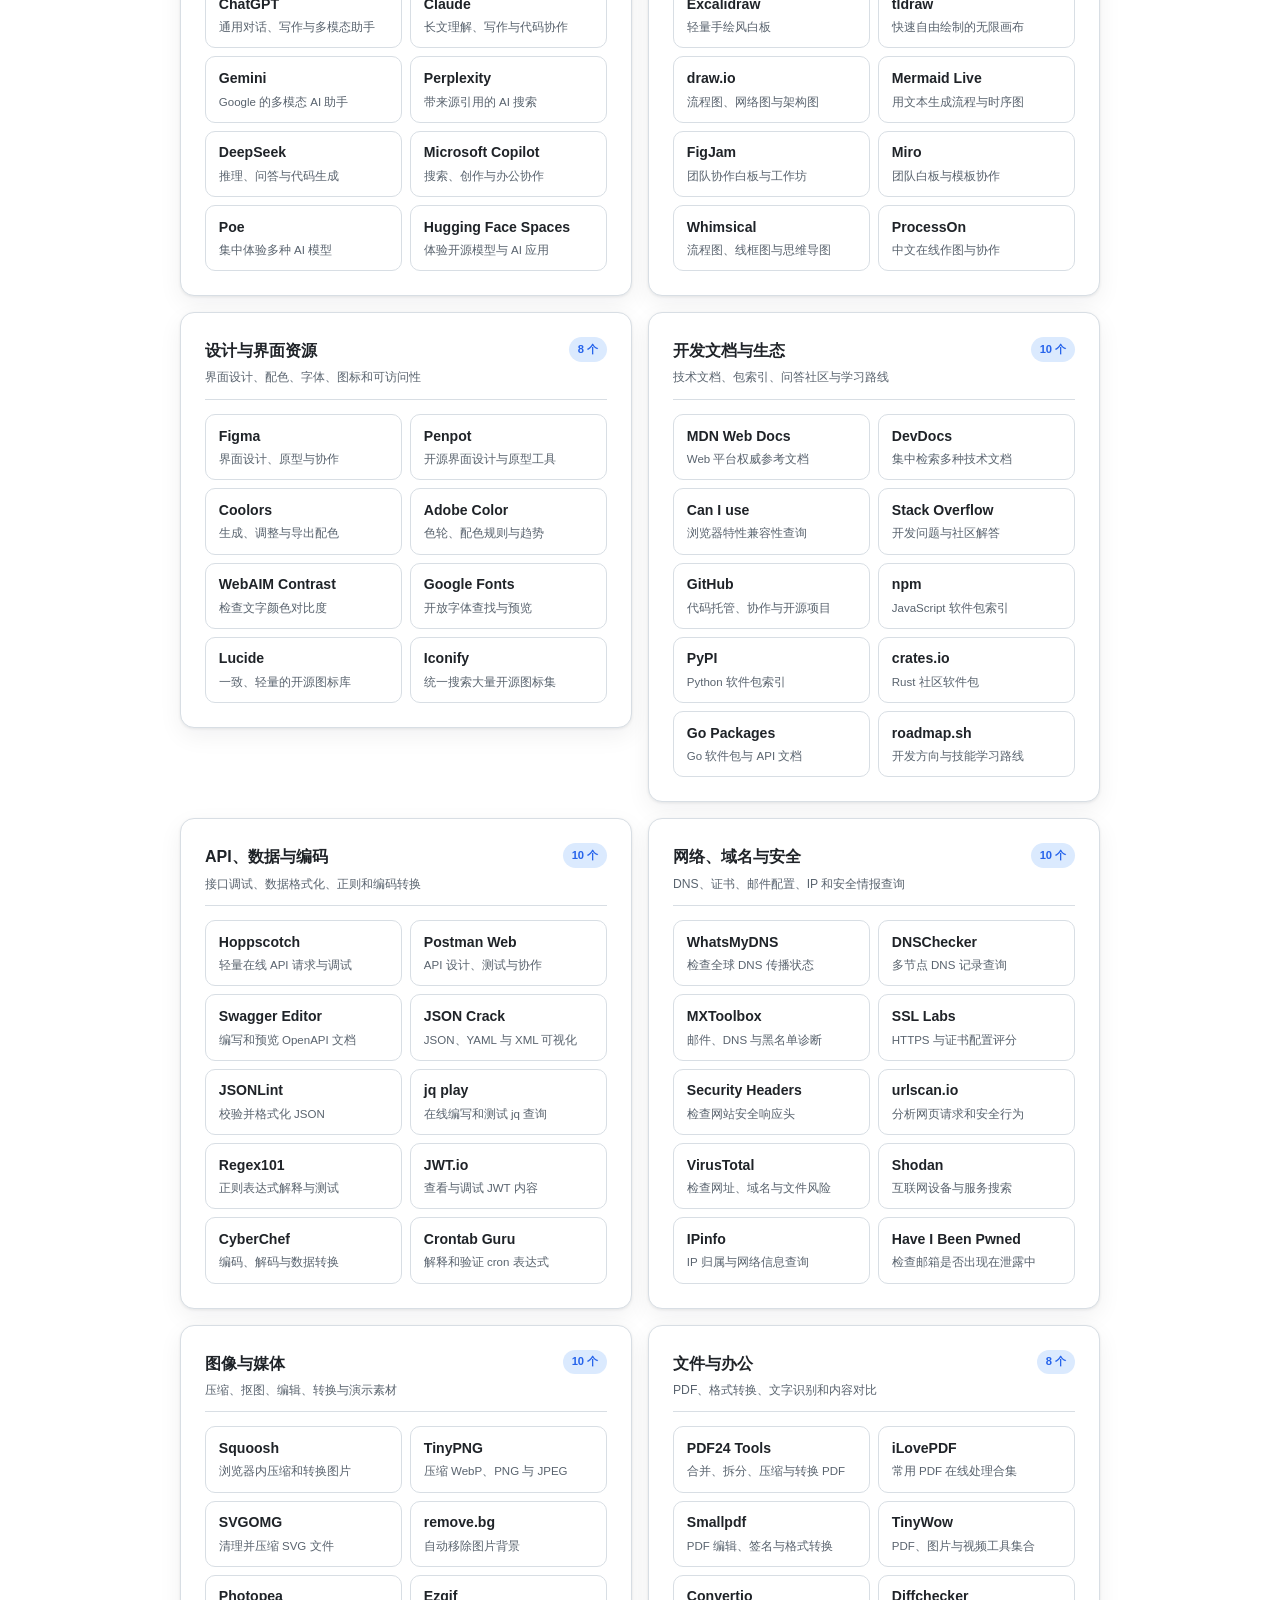
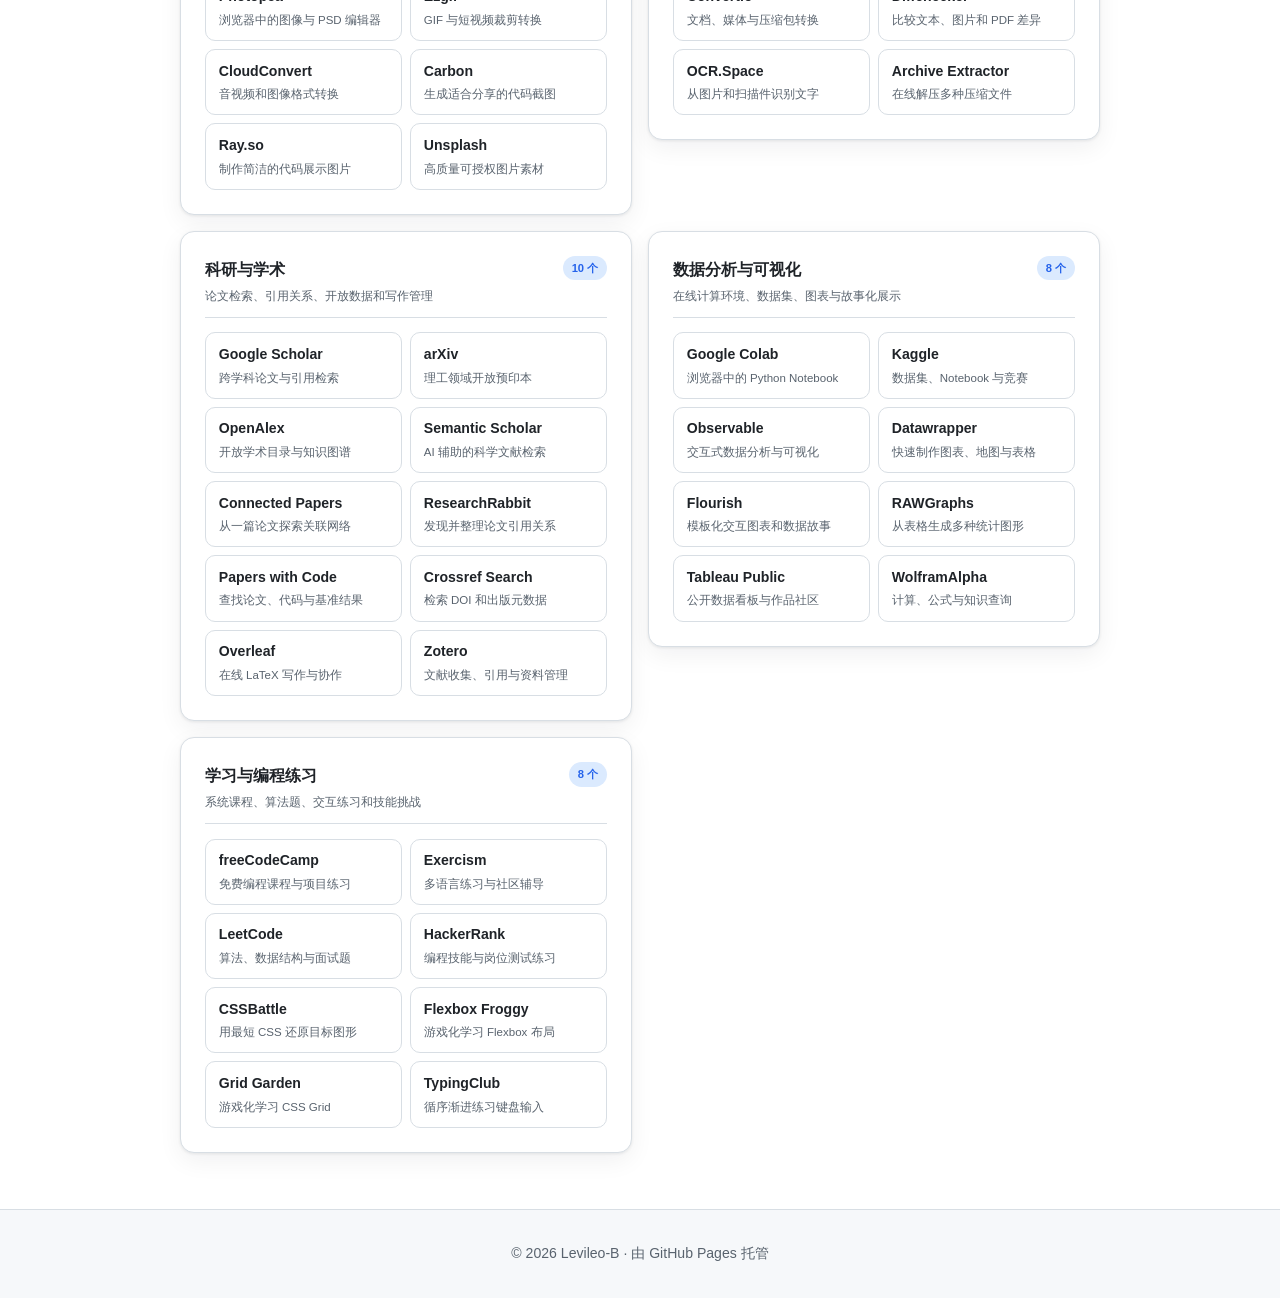
<file: tools/index.html>
<!DOCTYPE html>
<html lang="zh-CN">
<head>
<meta charset="UTF-8">
<meta name="viewport" content="width=device-width, initial-scale=1">
<title>工具箱 · Levileo-B</title>
<meta name="description" content="Levileo-B 工具箱：自建工具，以及按 AI、开发、设计、网络、媒体、科研等方向整理的在线工具导航。">
<link rel="icon" href="data:image/svg+xml,<svg xmlns='http://www.w3.org/2000/svg' viewBox='0 0 100 100'><text y='.9em' font-size='90'>🧰</text></svg>">
<link rel="stylesheet" href="../assets/style.css">
<link rel="stylesheet" href="../assets/tools.css">
<script>
  try {
    var t = localStorage.getItem('theme');
    if (t === 'dark' || t === 'light') document.documentElement.setAttribute('data-theme', t);
  } catch (e) {}
</script>
</head>
<body>

<a class="skip-link" href="#main">跳到主要内容</a>

<header class="site-header">
  <nav class="nav" aria-label="主导航">
    <a class="nav__brand" href="../">← Levileo-B</a>
    <ul class="nav__list">
      <li><a href="../#news">热点</a></li>
      <li><a href="../hot/">实时</a></li>
      <li><a href="../research/">科研</a></li>
      <li><a href="../games/">游戏</a></li>
      <li><a href="../#contact">联系</a></li>
    </ul>
    <button class="theme-toggle" type="button" aria-label="切换深色 / 浅色模式">
      <span class="theme-toggle__icon" aria-hidden="true">◐</span>
    </button>
  </nav>
</header>

<main id="main">

  <section class="hero">
    <div class="hero__inner">
      <h1 class="hero__title">工具箱</h1>
      <p class="hero__subtitle">自己写的小工具，以及按使用场景整理的在线工具导航</p>
    </div>
  </section>

  <section class="section">
    <h2 class="section__title">自建工具</h2>
    <div class="tool-cards">
      <article class="card card--project">
        <span class="tool-card__emoji" aria-hidden="true">🔐</span>
        <h3 class="card__title">2FA 验证码快速计算</h3>
        <p class="card__desc">输入 Base32 密钥或 otpauth 链接，本地生成动态验证码，支持倒计时、自动换码与一键复制，不保存密钥。</p>
        <a class="card__link" href="2fa/">计算验证码 →</a>
      </article>

      <article class="card card--project">
        <span class="tool-card__emoji" aria-hidden="true">🎬</span>
        <h3 class="card__title">视频链接解析</h3>
        <p class="card__desc">
          认出平台和视频 ID，给出规范链接、播放器嵌入代码、封面图直链，
          并拼好 yt-dlp 下载命令。
        </p>
        <a class="card__link" href="video/">打开工具 →</a>
      </article>

      <article class="card card--project">
        <span class="tool-card__emoji" aria-hidden="true">📄</span>
        <h3 class="card__title">论文检索</h3>
        <p class="card__desc">
          输入关键词检索最新论文，支持按时间和被引排序，
          并汇总这批结果的研究方向分布。
        </p>
        <a class="card__link" href="papers/">打开工具 →</a>
      </article>

      <article class="card card--project">
        <span class="tool-card__emoji" aria-hidden="true">🌐</span>
        <h3 class="card__title">域名分析</h3>
        <p class="card__desc">
          查 DNS 解析记录（A/AAAA/MX/NS/TXT/CAA）与域名注册信息：
          注册商、注册与到期时间、域名年龄。
        </p>
        <a class="card__link" href="domain/">打开工具 →</a>
      </article>

      <article class="card card--project">
        <span class="tool-card__emoji" aria-hidden="true">✍️</span>
        <h3 class="card__title">博客编辑器</h3>
        <p class="card__desc">
          Markdown 实时预览、front matter 生成、字数与阅读时长统计，
          草稿自动存本地，可导出 .md。
        </p>
        <a class="card__link" href="blog/">打开工具 →</a>
      </article>

      <article class="card card--project">
        <span class="tool-card__emoji" aria-hidden="true">🔬</span>
        <h3 class="card__title">科研工作台</h3>
        <p class="card__desc">
          追踪点云、机器人导航与避障的期刊进展和专题征稿，
          并按六个科研阶段整理检索、阅读与写作工具。
        </p>
        <a class="card__link" href="../research/">打开页面 →</a>
      </article>
    </div>
  </section>

  <section class="section" id="sites">
    <div class="section__bar">
      <div>
        <h2 class="section__title">在线工具导航</h2>
        <p class="directory-lead">覆盖 AI、设计、开发、网络、媒体、文件处理、科研和学习等常见场景。点击分类可快速跳转，也可以直接搜索工具名称或用途。</p>
      </div>
    </div>

    <div class="card tool-directory-controls">
      <label class="directory-search" for="tool-search">
        <span class="sr-only">搜索在线工具</span>
        <span class="directory-search__icon" aria-hidden="true">⌕</span>
        <input id="tool-search" type="search" placeholder="搜索工具名称或用途，例如 JSON、压缩、论文…" autocomplete="off">
      </label>
      <p class="directory-status" id="directory-status" aria-live="polite">正在整理工具入口…</p>
      <nav aria-label="工具分类">
        <ul class="category-nav" id="category-nav"></ul>
      </nav>
      <p class="directory-note">第三方站点的功能和条款可能变化；处理私密文件、密钥或生产数据前，请先确认其隐私政策。</p>
    </div>

    <div class="tool-directory" id="tool-directory"></div>
    <noscript><p class="card directory-empty">需要启用 JavaScript 才能显示和搜索工具目录。</p></noscript>
    <p class="card directory-empty" id="directory-empty" hidden>没有找到匹配的工具。可以试试更短的关键词，例如“图”“PDF”“API”或“论文”。</p>
  </section>

</main>

<footer class="site-footer">
  <p>© <span id="year">2026</span> Levileo-B · 由 GitHub Pages 托管</p>
</footer>

<script src="../assets/main.js"></script>
<script src="../assets/tools-directory.js"></script>
<script src="../assets/bgm.js"></script>
</body>
</html>
</file>
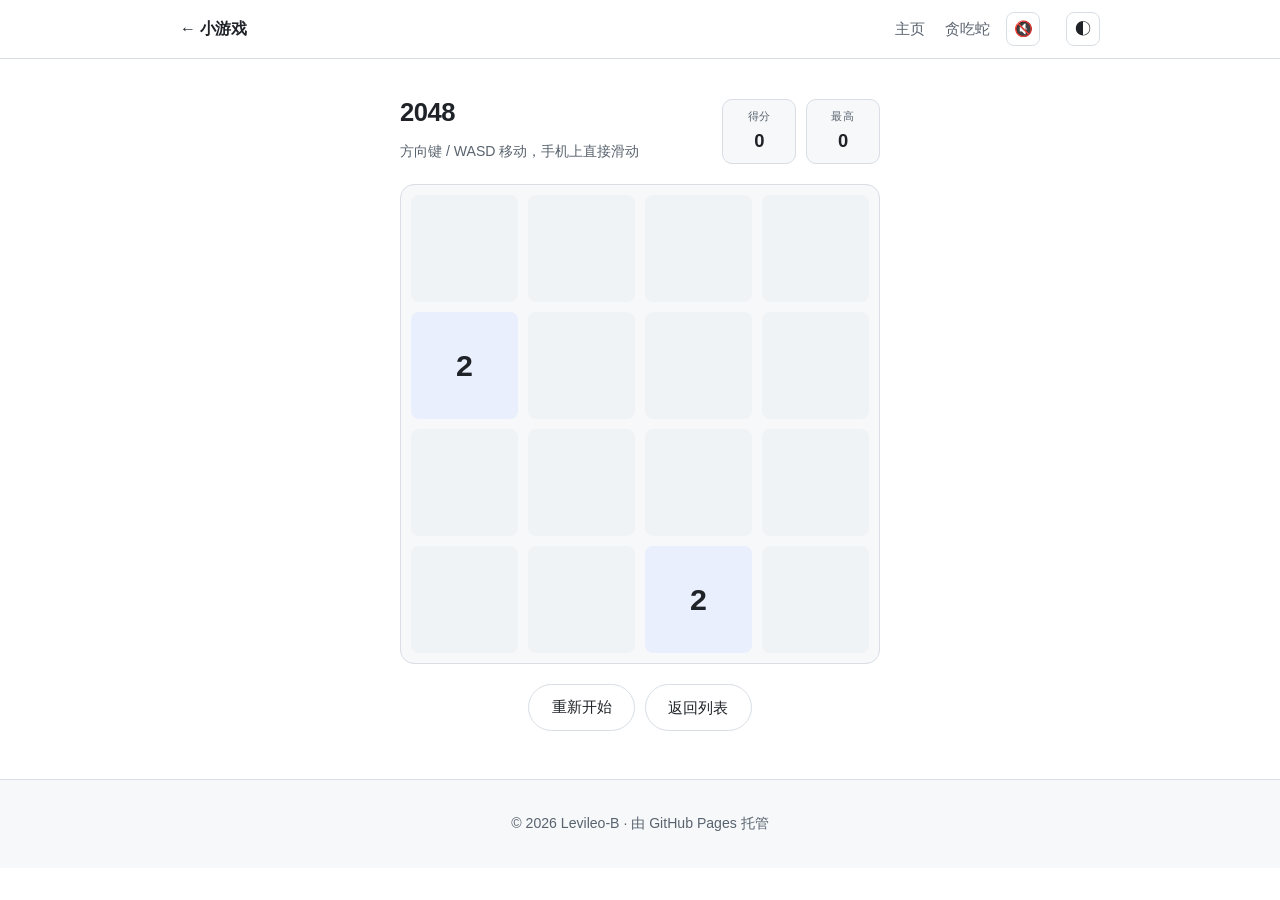
<file: games/2048/index.html>
<!DOCTYPE html>
<html lang="zh-CN">
<head>
<meta charset="UTF-8">
<meta name="viewport" content="width=device-width, initial-scale=1">
<title>2048 · Levileo-B</title>
<meta name="description" content="浏览器里玩的 2048，支持键盘和触屏滑动。">
<link rel="icon" href="data:image/svg+xml,<svg xmlns='http://www.w3.org/2000/svg' viewBox='0 0 100 100'><text y='.9em' font-size='90'>🔢</text></svg>">
<link rel="stylesheet" href="../../assets/style.css">
<link rel="stylesheet" href="../../assets/game.css">
<script>
  try {
    var t = localStorage.getItem('theme');
    if (t === 'dark' || t === 'light') document.documentElement.setAttribute('data-theme', t);
  } catch (e) {}
</script>
</head>
<body>

<a class="skip-link" href="#main">跳到主要内容</a>

<header class="site-header">
  <nav class="nav" aria-label="主导航">
    <a class="nav__brand" href="../">← 小游戏</a>
    <ul class="nav__list">
      <li><a href="../../">主页</a></li>
      <li><a href="../snake/">贪吃蛇</a></li>
    </ul>
    <button class="theme-toggle" type="button" aria-label="切换深色 / 浅色模式">
      <span class="theme-toggle__icon" aria-hidden="true">◐</span>
    </button>
  </nav>
</header>

<main id="main" class="game">

  <div class="game__head">
    <div>
      <h1 class="game__title">2048</h1>
      <p class="game__hint">方向键 / WASD 移动，手机上直接滑动</p>
    </div>
    <div class="scores">
      <div class="score-box">
        <span class="score-box__label">得分</span>
        <span class="score-box__value" id="score">0</span>
      </div>
      <div class="score-box">
        <span class="score-box__label">最高</span>
        <span class="score-box__value" id="best">0</span>
      </div>
    </div>
  </div>

  <div class="game__stage">
    <div class="board" id="board" role="grid" aria-label="2048 棋盘"></div>
    <div class="overlay" id="overlay">
      <h2 class="overlay__title" id="overlay-title"></h2>
      <p class="overlay__text" id="overlay-text"></p>
      <div class="game__actions">
        <button class="btn btn--primary" type="button" id="overlay-btn">再来一局</button>
        <button class="btn btn--ghost" type="button" id="keep-going" hidden>继续挑战</button>
      </div>
    </div>
  </div>

  <div class="game__actions">
    <button class="btn btn--ghost" type="button" id="restart">重新开始</button>
    <a class="btn btn--ghost" href="../">返回列表</a>
  </div>

</main>

<footer class="site-footer">
  <p>© <span id="year">2026</span> Levileo-B · 由 GitHub Pages 托管</p>
</footer>

<script src="../../assets/main.js"></script>
<script src="../../assets/bgm.js"></script>
<script src="board.js"></script>
<script src="game.js"></script>
</body>
</html>
</file>
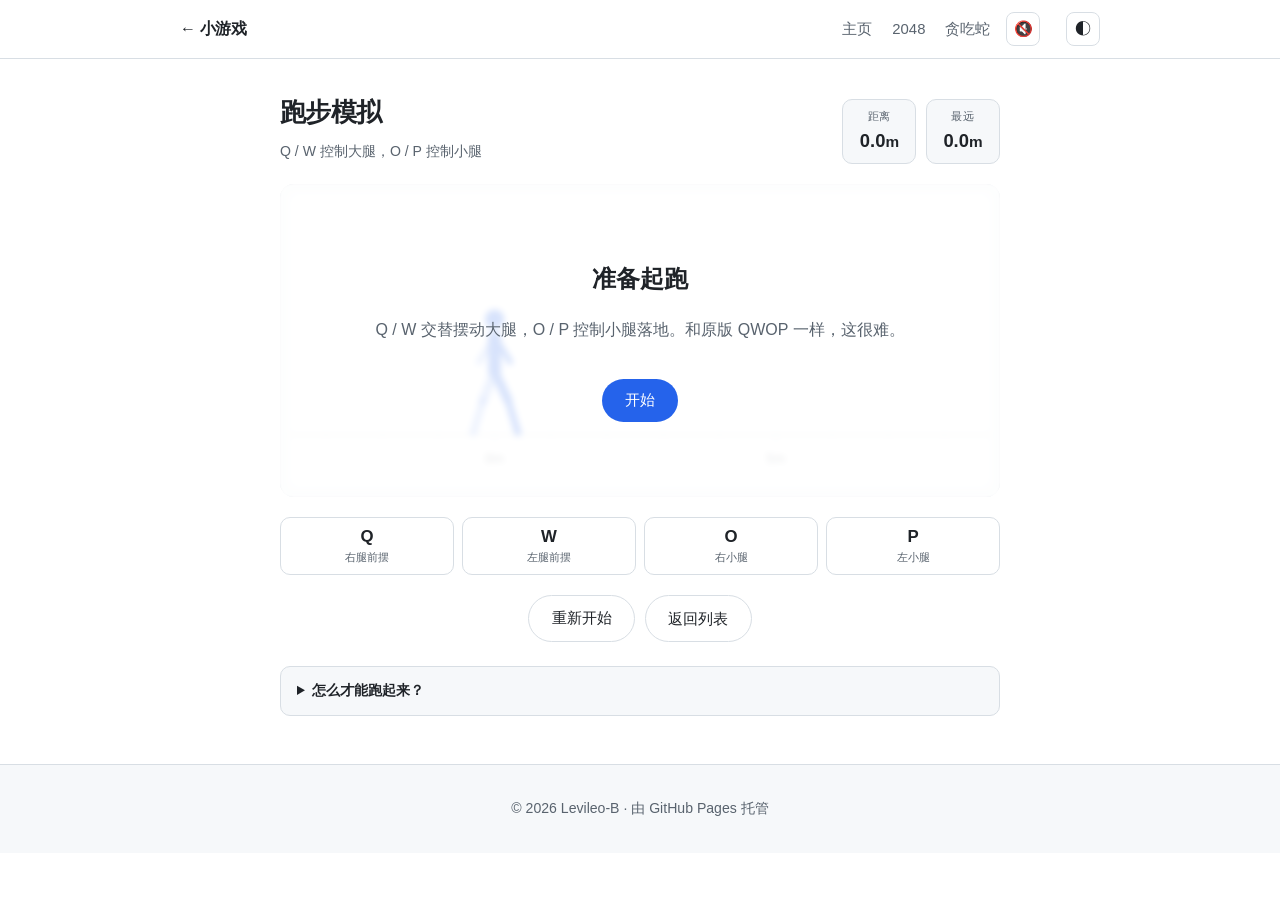
<file: games/qwop/index.html>
<!DOCTYPE html>
<html lang="zh-CN">
<head>
<meta charset="UTF-8">
<meta name="viewport" content="width=device-width, initial-scale=1">
<title>跑步模拟 · Levileo-B</title>
<meta name="description" content="QWOP 式的物理跑步游戏：四个键分别控制大腿和小腿。">
<link rel="icon" href="data:image/svg+xml,<svg xmlns='http://www.w3.org/2000/svg' viewBox='0 0 100 100'><text y='.9em' font-size='90'>🏃</text></svg>">
<link rel="stylesheet" href="../../assets/style.css">
<link rel="stylesheet" href="../../assets/game.css">
<script>
  try {
    var t = localStorage.getItem('theme');
    if (t === 'dark' || t === 'light') document.documentElement.setAttribute('data-theme', t);
  } catch (e) {}
</script>
</head>
<body>

<a class="skip-link" href="#main">跳到主要内容</a>

<header class="site-header">
  <nav class="nav" aria-label="主导航">
    <a class="nav__brand" href="../">← 小游戏</a>
    <ul class="nav__list">
      <li><a href="../../">主页</a></li>
      <li><a href="../2048/">2048</a></li>
      <li><a href="../snake/">贪吃蛇</a></li>
    </ul>
    <button class="theme-toggle" type="button" aria-label="切换深色 / 浅色模式">
      <span class="theme-toggle__icon" aria-hidden="true">◐</span>
    </button>
  </nav>
</header>

<main id="main" class="game game--wide">

  <div class="game__head">
    <div>
      <h1 class="game__title">跑步模拟</h1>
      <p class="game__hint">Q / W 控制大腿，O / P 控制小腿</p>
    </div>
    <div class="scores">
      <div class="score-box">
        <span class="score-box__label">距离</span>
        <span class="score-box__value"><span id="dist">0.0</span><small>m</small></span>
      </div>
      <div class="score-box">
        <span class="score-box__label">最远</span>
        <span class="score-box__value"><span id="best">0.0</span><small>m</small></span>
      </div>
    </div>
  </div>

  <div class="game__stage">
    <div class="canvas-wrap">
      <canvas id="stage" width="720" height="300" aria-label="跑步游戏区域"></canvas>
    </div>
    <div class="overlay" id="overlay">
      <h2 class="overlay__title" id="overlay-title">准备起跑</h2>
      <p class="overlay__text" id="overlay-text">
        Q / W 交替摆动大腿，O / P 控制小腿落地。和原版 QWOP 一样，这很难。
      </p>
      <div class="game__actions">
        <button class="btn btn--primary" type="button" id="overlay-btn">开始</button>
      </div>
    </div>
  </div>

  <!-- 触屏用的按键，桌面端隐藏 -->
  <div class="keys" aria-label="肢体控制">
    <button type="button" data-key="q"><b>Q</b><span>右腿前摆</span></button>
    <button type="button" data-key="w"><b>W</b><span>左腿前摆</span></button>
    <button type="button" data-key="o"><b>O</b><span>右小腿</span></button>
    <button type="button" data-key="p"><b>P</b><span>左小腿</span></button>
  </div>

  <div class="game__actions">
    <button class="btn btn--ghost" type="button" id="restart">重新开始</button>
    <a class="btn btn--ghost" href="../">返回列表</a>
  </div>

  <details class="howto">
    <summary>怎么才能跑起来？</summary>
    <p>
      这是一个物理模拟，没有「前进键」—— 位移完全来自你摆动四肢蹬地产生的反作用力。
      基本节奏是 <b>Q → O → W → P</b> 循环：一条腿向前迈的同时另一条腿蹬地，
      小腿在落地前伸直。动作太猛会前扑，太慢会向后坐倒。
      上半身触地即结束。
    </p>
  </details>

</main>

<footer class="site-footer">
  <p>© <span id="year">2026</span> Levileo-B · 由 GitHub Pages 托管</p>
</footer>

<script src="../../assets/main.js"></script>
<script src="../../assets/bgm.js"></script>
<script src="game.js"></script>
</body>
</html>
</file>
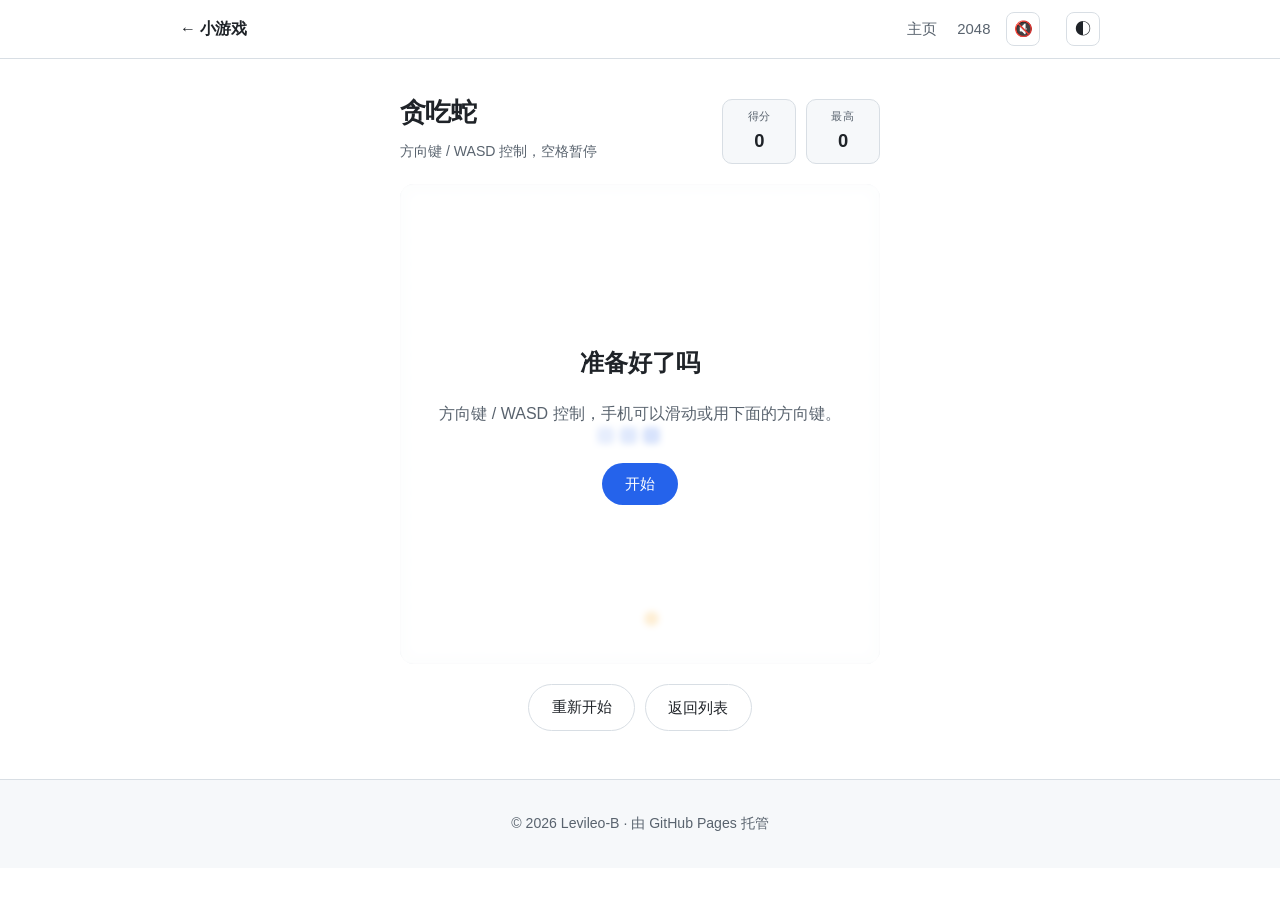
<file: games/snake/index.html>
<!DOCTYPE html>
<html lang="zh-CN">
<head>
<meta charset="UTF-8">
<meta name="viewport" content="width=device-width, initial-scale=1">
<title>贪吃蛇 · Levileo-B</title>
<meta name="description" content="浏览器里玩的贪吃蛇，支持键盘、滑动和方向键。">
<link rel="icon" href="data:image/svg+xml,<svg xmlns='http://www.w3.org/2000/svg' viewBox='0 0 100 100'><text y='.9em' font-size='90'>🐍</text></svg>">
<link rel="stylesheet" href="../../assets/style.css">
<link rel="stylesheet" href="../../assets/game.css">
<script>
  try {
    var t = localStorage.getItem('theme');
    if (t === 'dark' || t === 'light') document.documentElement.setAttribute('data-theme', t);
  } catch (e) {}
</script>
</head>
<body>

<a class="skip-link" href="#main">跳到主要内容</a>

<header class="site-header">
  <nav class="nav" aria-label="主导航">
    <a class="nav__brand" href="../">← 小游戏</a>
    <ul class="nav__list">
      <li><a href="../../">主页</a></li>
      <li><a href="../2048/">2048</a></li>
    </ul>
    <button class="theme-toggle" type="button" aria-label="切换深色 / 浅色模式">
      <span class="theme-toggle__icon" aria-hidden="true">◐</span>
    </button>
  </nav>
</header>

<main id="main" class="game">

  <div class="game__head">
    <div>
      <h1 class="game__title">贪吃蛇</h1>
      <p class="game__hint">方向键 / WASD 控制，空格暂停</p>
    </div>
    <div class="scores">
      <div class="score-box">
        <span class="score-box__label">得分</span>
        <span class="score-box__value" id="score">0</span>
      </div>
      <div class="score-box">
        <span class="score-box__label">最高</span>
        <span class="score-box__value" id="best">0</span>
      </div>
    </div>
  </div>

  <div class="game__stage">
    <div class="canvas-wrap">
      <canvas id="cv" width="440" height="440" aria-label="贪吃蛇游戏区域"></canvas>
    </div>
    <div class="overlay" id="overlay">
      <h2 class="overlay__title" id="overlay-title"></h2>
      <p class="overlay__text" id="overlay-text"></p>
      <div class="game__actions">
        <button class="btn btn--primary" type="button" id="overlay-btn">开始</button>
      </div>
    </div>
  </div>

  <div class="dpad" aria-label="方向控制">
    <button class="dpad__up"    type="button" data-dir="up"    aria-label="上">↑</button>
    <button class="dpad__left"  type="button" data-dir="left"  aria-label="左">←</button>
    <button class="dpad__down"  type="button" data-dir="down"  aria-label="下">↓</button>
    <button class="dpad__right" type="button" data-dir="right" aria-label="右">→</button>
  </div>

  <div class="game__actions">
    <button class="btn btn--ghost" type="button" id="restart">重新开始</button>
    <a class="btn btn--ghost" href="../">返回列表</a>
  </div>

</main>

<footer class="site-footer">
  <p>© <span id="year">2026</span> Levileo-B · 由 GitHub Pages 托管</p>
</footer>

<script src="../../assets/main.js"></script>
<script src="../../assets/bgm.js"></script>
<script src="game.js"></script>
</body>
</html>
</file>
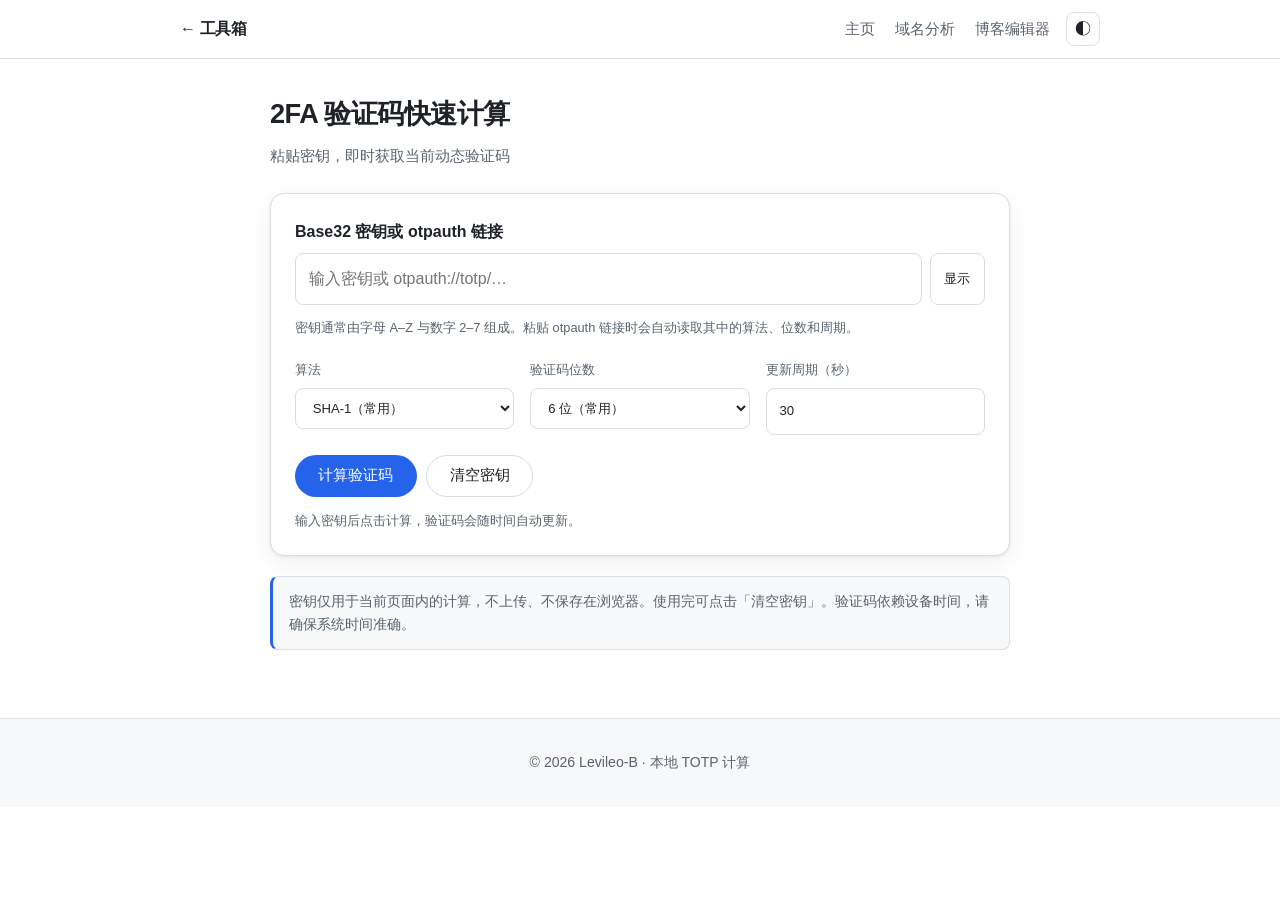
<file: tools/2fa/index.html>
<!DOCTYPE html>
<html lang="zh-CN">
<head>
<meta charset="UTF-8">
<meta name="viewport" content="width=device-width, initial-scale=1">
<meta http-equiv="Content-Security-Policy" content="default-src 'self'; script-src 'self' 'unsafe-inline'; style-src 'self'; img-src 'self' data:; connect-src 'none'; object-src 'none'; base-uri 'none'; form-action 'none'">
<title>2FA 验证码快速计算 · Levileo-B</title>
<meta name="description" content="在浏览器本地计算 TOTP 动态验证码，支持 Base32 密钥、otpauth 链接、自动换码和一键复制，不保存或上传密钥。">
<link rel="icon" href="data:image/svg+xml,<svg xmlns='http://www.w3.org/2000/svg' viewBox='0 0 100 100'><text y='.9em' font-size='90'>🔐</text></svg>">
<link rel="stylesheet" href="../../assets/style.css">
<link rel="stylesheet" href="../../assets/tools.css">
<link rel="stylesheet" href="2fa.css">
<script>
  try {
    var t = localStorage.getItem('theme');
    if (t === 'dark' || t === 'light') document.documentElement.setAttribute('data-theme', t);
  } catch (e) {}
</script>
</head>
<body>
<a class="skip-link" href="#main">跳到主要内容</a>
<header class="site-header">
  <nav class="nav" aria-label="主导航">
    <a class="nav__brand" href="../">← 工具箱</a>
    <ul class="nav__list">
      <li><a href="../../">主页</a></li>
      <li><a href="../domain/">域名分析</a></li>
      <li><a href="../blog/">博客编辑器</a></li>
    </ul>
    <button class="theme-toggle" type="button" aria-label="切换深色 / 浅色模式"><span aria-hidden="true">◐</span></button>
  </nav>
</header>
<main id="main" class="tool">
  <div class="tool__head">
    <h1 class="tool__title">2FA 验证码快速计算</h1>
    <p class="tool__sub">粘贴密钥，即时获取当前动态验证码</p>
  </div>
  <form class="card totp-form" id="totp-form" autocomplete="off">
    <label for="totp-secret">Base32 密钥或 otpauth 链接</label>
    <div class="totp-secret-row">
      <input id="totp-secret" name="secret" type="password" placeholder="输入密钥或 otpauth://totp/…" autocomplete="off" autocapitalize="none" spellcheck="false" maxlength="4096" required aria-describedby="totp-help totp-status">
      <button class="copy-btn" id="totp-reveal" type="button" aria-pressed="false" aria-controls="totp-secret">显示</button>
    </div>
    <p class="hint" id="totp-help">密钥通常由字母 A–Z 与数字 2–7 组成。粘贴 otpauth 链接时会自动读取其中的算法、位数和周期。</p>
    <div class="totp-options">
      <label for="totp-algorithm">算法<select id="totp-algorithm"><option value="SHA1">SHA-1（常用）</option><option value="SHA256">SHA-256</option><option value="SHA512">SHA-512</option></select></label>
      <label for="totp-digits">验证码位数<select id="totp-digits"><option value="6">6 位（常用）</option><option value="8">8 位</option></select></label>
      <label for="totp-period">更新周期（秒）<input id="totp-period" type="number" min="1" max="3600" step="1" value="30" required></label>
    </div>
    <div class="totp-actions">
      <button class="btn btn--primary" id="totp-generate" type="submit">计算验证码</button>
      <button class="btn btn--ghost" id="totp-clear" type="button">清空密钥</button>
    </div>
    <p class="totp-status hint" id="totp-status" role="status">输入密钥后点击计算，验证码会随时间自动更新。</p>
  </form>
  <section class="card totp-result" id="totp-result" aria-label="当前验证码" hidden>
    <p class="result__label" id="totp-account">当前验证码</p>
    <div class="totp-code-row">
      <output class="totp-code" id="totp-code" aria-label="动态验证码" aria-live="polite">------</output>
      <button class="copy-btn" id="totp-copy" type="button" disabled>复制验证码</button>
    </div>
    <div class="totp-countdown"><span>剩余 <strong id="totp-remaining">30</strong> 秒</span><span id="totp-settings"></span></div>
    <progress id="totp-progress" max="30" value="30" aria-label="验证码剩余有效时间"></progress>
  </section>
  <p class="notice">密钥仅用于当前页面内的计算，不上传、不保存在浏览器。使用完可点击「清空密钥」。验证码依赖设备时间，请确保系统时间准确。</p>
  <noscript><p class="notice">请启用 JavaScript 使用验证码计算工具。</p></noscript>
</main>
<footer class="site-footer"><p>© <span id="year">2026</span> Levileo-B · 本地 TOTP 计算</p></footer>
<script src="../../assets/main.js"></script>
<script src="totp.js"></script>
<script src="app.js"></script>
</body>
</html>
</file>
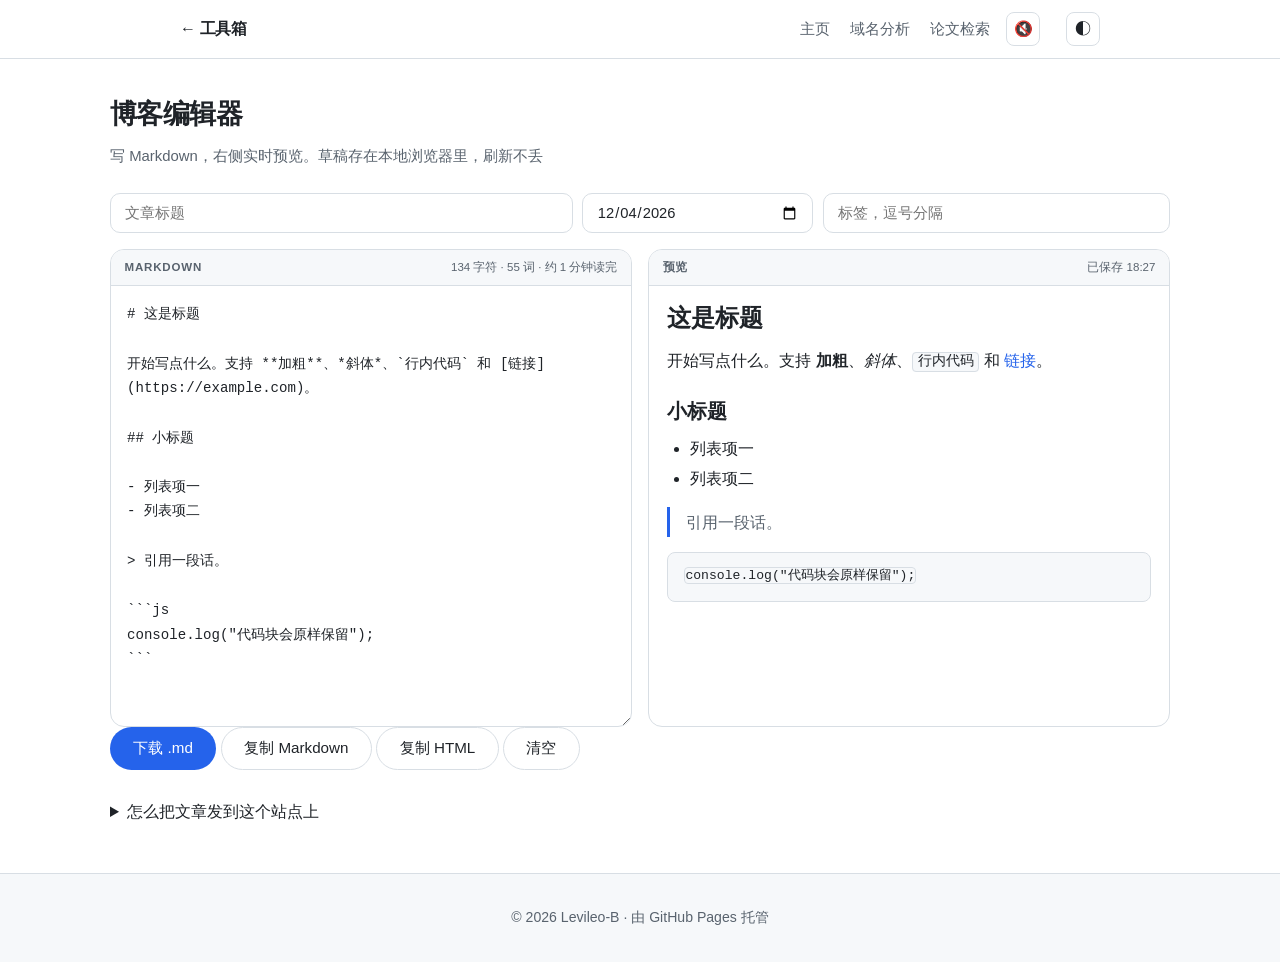
<file: tools/blog/index.html>
<!DOCTYPE html>
<html lang="zh-CN">
<head>
<meta charset="UTF-8">
<meta name="viewport" content="width=device-width, initial-scale=1">
<title>博客编辑器 · Levileo-B</title>
<meta name="description" content="Markdown 博客编辑器：实时预览、front matter 生成、字数统计、草稿自动保存、导出 .md。">
<link rel="icon" href="data:image/svg+xml,<svg xmlns='http://www.w3.org/2000/svg' viewBox='0 0 100 100'><text y='.9em' font-size='90'>✍️</text></svg>">
<link rel="stylesheet" href="../../assets/style.css">
<link rel="stylesheet" href="../../assets/tools.css">
<script>
  try {
    var t = localStorage.getItem('theme');
    if (t === 'dark' || t === 'light') document.documentElement.setAttribute('data-theme', t);
  } catch (e) {}
</script>
</head>
<body>

<a class="skip-link" href="#main">跳到主要内容</a>

<header class="site-header">
  <nav class="nav" aria-label="主导航">
    <a class="nav__brand" href="../">← 工具箱</a>
    <ul class="nav__list">
      <li><a href="../../">主页</a></li>
      <li><a href="../domain/">域名分析</a></li>
      <li><a href="../papers/">论文检索</a></li>
    </ul>
    <button class="theme-toggle" type="button" aria-label="切换深色 / 浅色模式">
      <span class="theme-toggle__icon" aria-hidden="true">◐</span>
    </button>
  </nav>
</header>

<main id="main" class="tool tool--wide">

  <div class="tool__head">
    <h1 class="tool__title">博客编辑器</h1>
    <p class="tool__sub">写 Markdown，右侧实时预览。草稿存在本地浏览器里，刷新不丢</p>
  </div>

  <div class="meta-fields">
    <input type="text" id="m-title" placeholder="文章标题" aria-label="文章标题">
    <input type="date" id="m-date" aria-label="发布日期">
    <input type="text" id="m-tags" placeholder="标签，逗号分隔" aria-label="标签">
  </div>

  <div class="editor">
    <div class="editor__pane">
      <div class="editor__bar">
        <span class="editor__label">Markdown</span>
        <span class="editor__stats" id="stats"></span>
      </div>
      <textarea id="src" spellcheck="false" aria-label="Markdown 正文"></textarea>
    </div>
    <div class="editor__pane">
      <div class="editor__bar">
        <span class="editor__label">预览</span>
        <span class="editor__saved" id="saved"></span>
      </div>
      <div class="preview markdown" id="preview"></div>
    </div>
  </div>

  <div class="game__actions" style="justify-content:flex-start">
    <button class="btn btn--primary" type="button" id="dl-md">下载 .md</button>
    <button class="btn btn--ghost" type="button" id="copy-md">复制 Markdown</button>
    <button class="btn btn--ghost" type="button" id="copy-html">复制 HTML</button>
    <button class="btn btn--ghost" type="button" id="clear">清空</button>
  </div>

  <details class="howto" style="margin-top:1.75rem">
    <summary>怎么把文章发到这个站点上</summary>
    <p>
      这个编辑器只负责写作和导出，不会替你提交代码 —— 那需要 GitHub 令牌，
      而把令牌存进网页是不安全的。发布流程建议这样：
      先「下载 .md」拿到文件，然后在仓库里新建
      <code>posts/你的文件名.md</code> 并粘贴内容，
      直接用 GitHub 网页版的「Add file → Create new file」就能完成，不用装任何东西。
    </p>
    <p>
      支持的语法：标题、<b>加粗</b>、<i>斜体</i>、删除线、行内代码、围栏代码块、
      有序 / 无序列表、引用、分隔线、链接、图片。暂不支持表格和脚注。
      正文里的原始 HTML 会按纯文本显示，不会被执行。
    </p>
  </details>

</main>

<footer class="site-footer">
  <p>© <span id="year">2026</span> Levileo-B · 由 GitHub Pages 托管</p>
</footer>

<script src="../../assets/main.js"></script>
<script src="../../assets/bgm.js"></script>
<script src="md.js"></script>
<script src="app.js"></script>
</body>
</html>
</file>
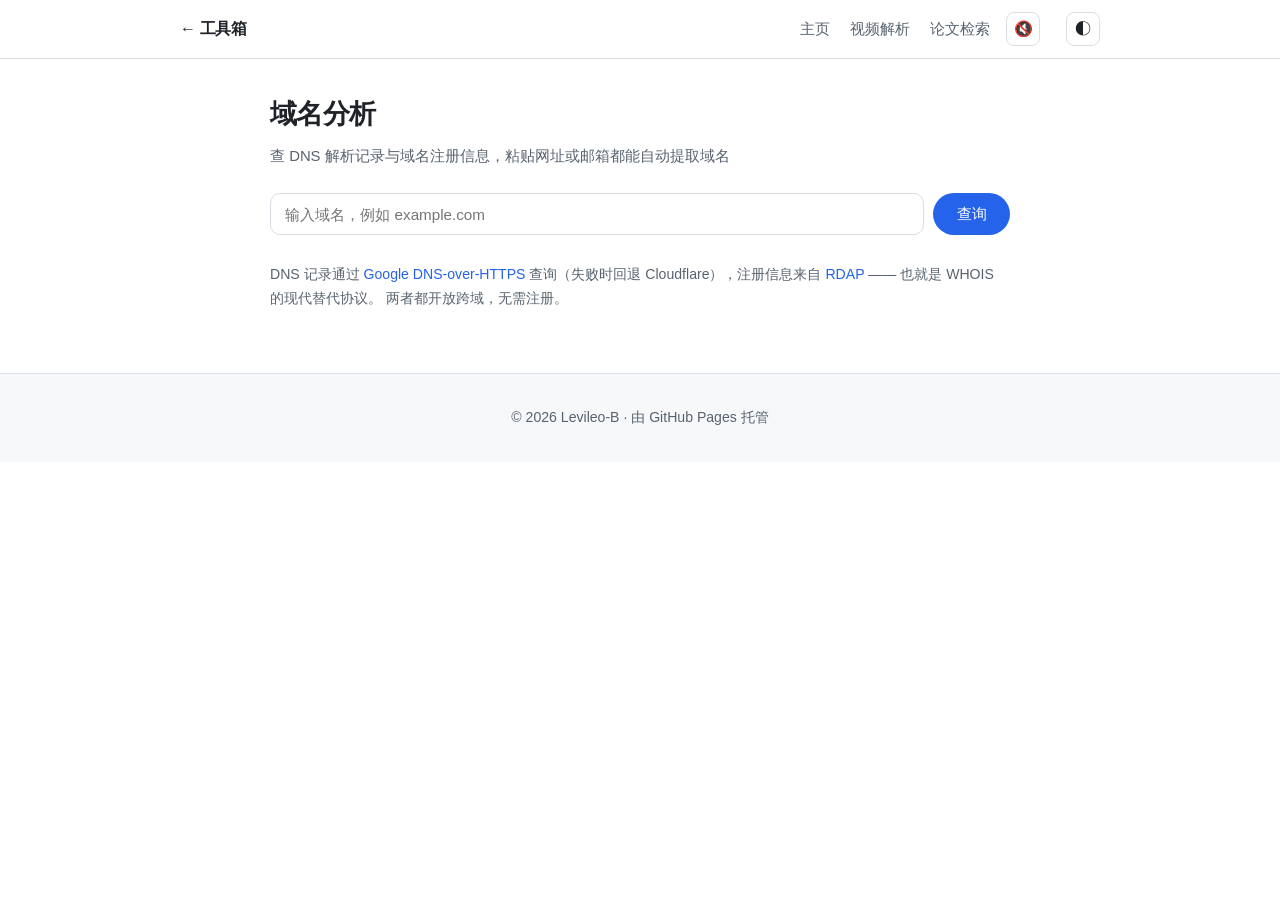
<file: tools/domain/index.html>
<!DOCTYPE html>
<html lang="zh-CN">
<head>
<meta charset="UTF-8">
<meta name="viewport" content="width=device-width, initial-scale=1">
<title>域名分析 · Levileo-B</title>
<meta name="description" content="查询域名的 DNS 记录与注册信息：A/AAAA/MX/NS/TXT/CAA、注册商、注册与到期时间。">
<link rel="icon" href="data:image/svg+xml,<svg xmlns='http://www.w3.org/2000/svg' viewBox='0 0 100 100'><text y='.9em' font-size='90'>🌐</text></svg>">
<link rel="stylesheet" href="../../assets/style.css">
<link rel="stylesheet" href="../../assets/tools.css">
<script>
  try {
    var t = localStorage.getItem('theme');
    if (t === 'dark' || t === 'light') document.documentElement.setAttribute('data-theme', t);
  } catch (e) {}
</script>
</head>
<body>

<a class="skip-link" href="#main">跳到主要内容</a>

<header class="site-header">
  <nav class="nav" aria-label="主导航">
    <a class="nav__brand" href="../">← 工具箱</a>
    <ul class="nav__list">
      <li><a href="../../">主页</a></li>
      <li><a href="../video/">视频解析</a></li>
      <li><a href="../papers/">论文检索</a></li>
    </ul>
    <button class="theme-toggle" type="button" aria-label="切换深色 / 浅色模式">
      <span class="theme-toggle__icon" aria-hidden="true">◐</span>
    </button>
  </nav>
</header>

<main id="main" class="tool">

  <div class="tool__head">
    <h1 class="tool__title">域名分析</h1>
    <p class="tool__sub">查 DNS 解析记录与域名注册信息，粘贴网址或邮箱都能自动提取域名</p>
  </div>

  <form class="form" id="form">
    <input type="text" id="q" inputmode="url" autocomplete="off"
           placeholder="输入域名，例如 example.com" aria-label="域名">
    <button class="btn btn--primary" type="submit" id="go">查询</button>
  </form>

  <div class="result" id="result" aria-live="polite">
    <p class="hint">
      DNS 记录通过 <a href="https://developers.google.com/speed/public-dns/docs/doh" target="_blank" rel="noopener">Google DNS-over-HTTPS</a>
      查询（失败时回退 Cloudflare），注册信息来自
      <a href="https://about.rdap.org" target="_blank" rel="noopener">RDAP</a> —— 也就是 WHOIS 的现代替代协议。
      两者都开放跨域，无需注册。
    </p>
  </div>

</main>

<footer class="site-footer">
  <p>© <span id="year">2026</span> Levileo-B · 由 GitHub Pages 托管</p>
</footer>

<script src="../../assets/main.js"></script>
<script src="../../assets/bgm.js"></script>
<script src="parse.js"></script>
<script src="app.js"></script>
</body>
</html>
</file>
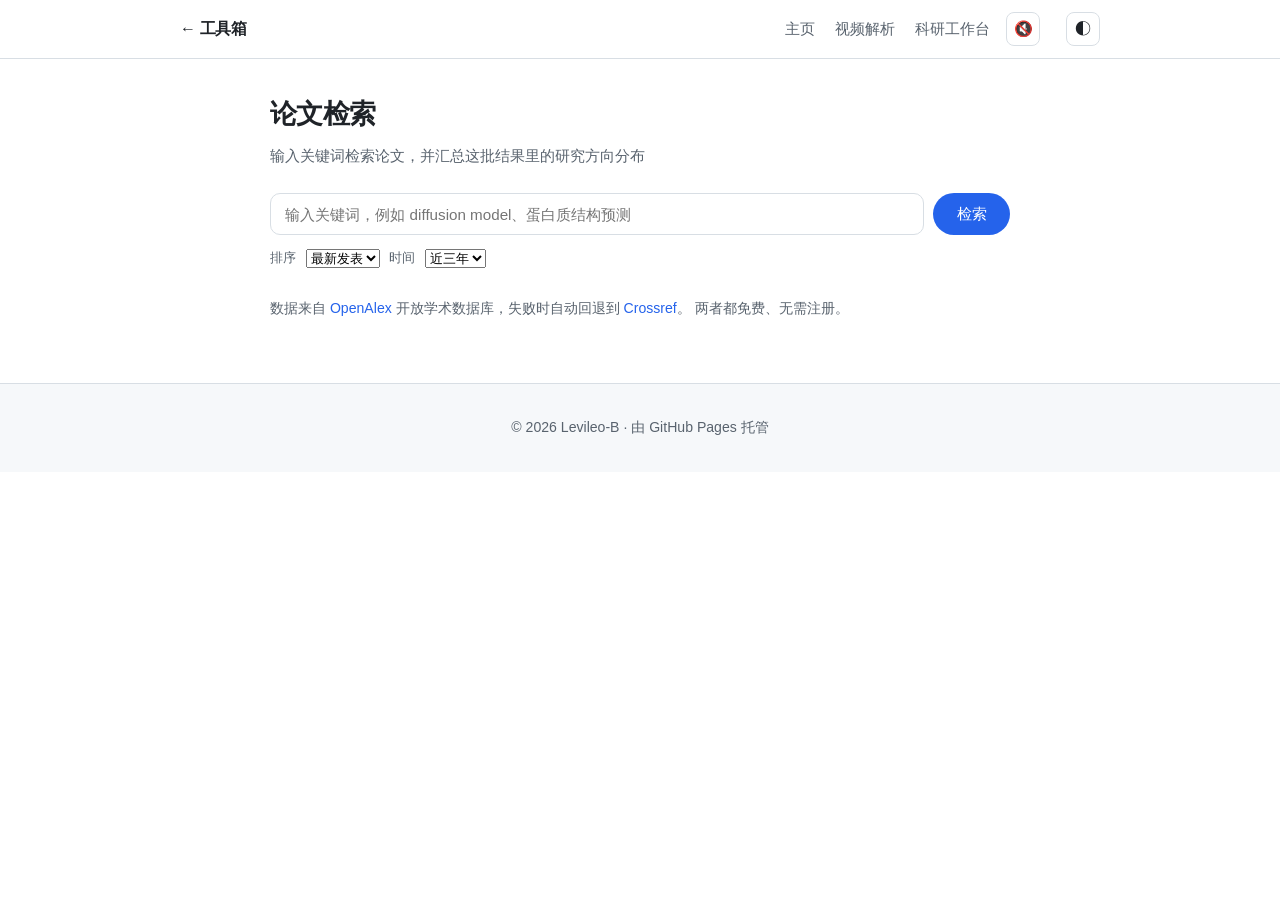
<file: tools/papers/index.html>
<!DOCTYPE html>
<html lang="zh-CN">
<head>
<meta charset="UTF-8">
<meta name="viewport" content="width=device-width, initial-scale=1">
<title>论文检索 · Levileo-B</title>
<meta name="description" content="输入关键词快速检索最新科研论文，并汇总当前结果的研究方向分布。">
<link rel="icon" href="data:image/svg+xml,<svg xmlns='http://www.w3.org/2000/svg' viewBox='0 0 100 100'><text y='.9em' font-size='90'>📄</text></svg>">
<link rel="stylesheet" href="../../assets/style.css">
<link rel="stylesheet" href="../../assets/tools.css">
<script>
  try {
    var t = localStorage.getItem('theme');
    if (t === 'dark' || t === 'light') document.documentElement.setAttribute('data-theme', t);
  } catch (e) {}
</script>
</head>
<body>

<a class="skip-link" href="#main">跳到主要内容</a>

<header class="site-header">
  <nav class="nav" aria-label="主导航">
    <a class="nav__brand" href="../">← 工具箱</a>
    <ul class="nav__list">
      <li><a href="../../">主页</a></li>
      <li><a href="../video/">视频解析</a></li>
      <li><a href="../../research/">科研工作台</a></li>
    </ul>
    <button class="theme-toggle" type="button" aria-label="切换深色 / 浅色模式">
      <span class="theme-toggle__icon" aria-hidden="true">◐</span>
    </button>
  </nav>
</header>

<main id="main" class="tool">

  <div class="tool__head">
    <h1 class="tool__title">论文检索</h1>
    <p class="tool__sub">输入关键词检索论文，并汇总这批结果里的研究方向分布</p>
  </div>

  <form class="form" id="form">
    <input type="search" id="q" autocomplete="off"
           placeholder="输入关键词，例如 diffusion model、蛋白质结构预测"
           aria-label="检索关键词">
    <button class="btn btn--primary" type="submit" id="go">检索</button>
  </form>

  <div class="filters">
    <label for="sort">排序</label>
    <select id="sort" class="form-select">
      <option value="publication_date:desc">最新发表</option>
      <option value="relevance_score:desc">相关度</option>
      <option value="cited_by_count:desc">被引最多</option>
    </select>
    <label for="since">时间</label>
    <select id="since">
      <option value="1">近一年</option>
      <option value="3" selected>近三年</option>
      <option value="5">近五年</option>
      <option value="0">不限</option>
    </select>
  </div>

  <div class="result" id="result" aria-live="polite">
    <p class="hint">数据来自 <a href="https://openalex.org" target="_blank" rel="noopener">OpenAlex</a>
      开放学术数据库，失败时自动回退到 <a href="https://www.crossref.org" target="_blank" rel="noopener">Crossref</a>。
      两者都免费、无需注册。</p>
  </div>

</main>

<footer class="site-footer">
  <p>© <span id="year">2026</span> Levileo-B · 由 GitHub Pages 托管</p>
</footer>

<script src="../../assets/main.js"></script>
<script src="../../assets/bgm.js"></script>
<script src="app.js"></script>
</body>
</html>
</file>
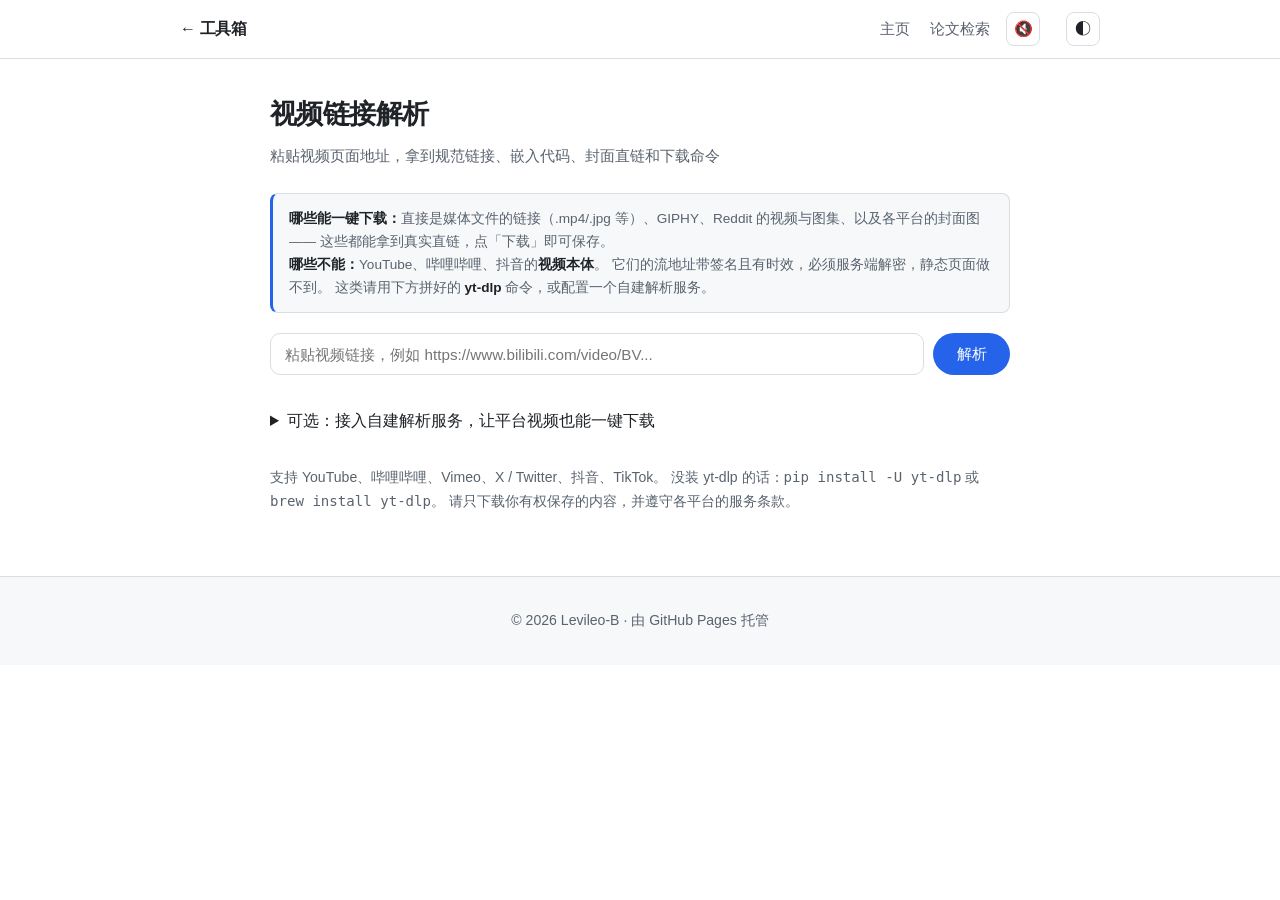
<file: tools/video/index.html>
<!DOCTYPE html>
<html lang="zh-CN">
<head>
<meta charset="UTF-8">
<meta name="viewport" content="width=device-width, initial-scale=1">
<title>视频链接解析 · Levileo-B</title>
<meta name="description" content="解析视频页面链接：规范化地址、播放器嵌入代码、封面直链，以及拼好的 yt-dlp 下载命令。">
<link rel="icon" href="data:image/svg+xml,<svg xmlns='http://www.w3.org/2000/svg' viewBox='0 0 100 100'><text y='.9em' font-size='90'>🎬</text></svg>">
<link rel="stylesheet" href="../../assets/style.css">
<link rel="stylesheet" href="../../assets/tools.css">
<script>
  try {
    var t = localStorage.getItem('theme');
    if (t === 'dark' || t === 'light') document.documentElement.setAttribute('data-theme', t);
  } catch (e) {}
</script>
</head>
<body>

<a class="skip-link" href="#main">跳到主要内容</a>

<header class="site-header">
  <nav class="nav" aria-label="主导航">
    <a class="nav__brand" href="../">← 工具箱</a>
    <ul class="nav__list">
      <li><a href="../../">主页</a></li>
      <li><a href="../papers/">论文检索</a></li>
    </ul>
    <button class="theme-toggle" type="button" aria-label="切换深色 / 浅色模式">
      <span class="theme-toggle__icon" aria-hidden="true">◐</span>
    </button>
  </nav>
</header>

<main id="main" class="tool">

  <div class="tool__head">
    <h1 class="tool__title">视频链接解析</h1>
    <p class="tool__sub">粘贴视频页面地址，拿到规范链接、嵌入代码、封面直链和下载命令</p>
  </div>

  <p class="notice">
    <strong>哪些能一键下载：</strong>直接是媒体文件的链接（.mp4/.jpg 等）、GIPHY、Reddit
    的视频与图集、以及各平台的封面图 —— 这些都能拿到真实直链，点「下载」即可保存。<br>
    <strong>哪些不能：</strong>YouTube、哔哩哔哩、抖音的<strong>视频本体</strong>。
    它们的流地址带签名且有时效，必须服务端解密，静态页面做不到。
    这类请用下方拼好的 <strong>yt-dlp</strong> 命令，或配置一个自建解析服务。
  </p>

  <form class="form" id="form">
    <input type="text" id="input" inputmode="url" autocomplete="off"
           placeholder="粘贴视频链接，例如 https://www.bilibili.com/video/BV..."
           aria-label="视频链接">
    <button class="btn btn--primary" type="submit">解析</button>
  </form>

  <div id="download" aria-live="polite"></div>

  <div class="result" id="result" aria-live="polite"></div>

  <details class="howto" style="margin-top:2rem">
    <summary>可选：接入自建解析服务，让平台视频也能一键下载</summary>
    <p>
      填入一个接受 <code>POST {"url": "..."}</code> 并返回 <code>{"url": "直链"}</code>
      的接口地址（<a href="https://github.com/imputnet/cobalt" target="_blank" rel="noopener">cobalt</a>
      自建实例即为此格式）。地址只存在你自己浏览器的 localStorage 里，不会上传到任何地方。
      留空则不启用。
    </p>
    <div class="form" style="margin-top:.5rem">
      <input type="text" id="resolver" inputmode="url" autocomplete="off"
             placeholder="https://your-cobalt-instance.example/api/json" aria-label="解析服务地址">
    </div>
  </details>

  <p class="hint" style="margin-top:2rem">
    支持 YouTube、哔哩哔哩、Vimeo、X / Twitter、抖音、TikTok。
    没装 yt-dlp 的话：<code>pip install -U yt-dlp</code> 或 <code>brew install yt-dlp</code>。
    请只下载你有权保存的内容，并遵守各平台的服务条款。
  </p>

</main>

<footer class="site-footer">
  <p>© <span id="year">2026</span> Levileo-B · 由 GitHub Pages 托管</p>
</footer>

<script src="../../assets/main.js"></script>
<script src="../../assets/bgm.js"></script>
<script src="parse.js"></script>
<script src="direct.js"></script>
<script src="app.js"></script>
</body>
</html>
</file>
<file: assets/style.css>
/* ---------- 设计变量 ---------- */
:root {
  --bg: #ffffff;
  --bg-soft: #f6f8fa;
  --surface: #ffffff;
  --border: #d8dee4;
  --text: #1f2328;
  --text-muted: #59636e;
  --accent: #2563eb;
  --accent-soft: #dbeafe;
  --shadow: 0 1px 3px rgba(16, 22, 26, .08), 0 8px 24px rgba(16, 22, 26, .06);
  --radius: 14px;
  --maxw: 960px;
}

:root[data-theme="dark"] {
  --bg: #0d1117;
  --bg-soft: #161b22;
  --surface: #161b22;
  --border: #30363d;
  --text: #e6edf3;
  --text-muted: #9198a1;
  --accent: #58a6ff;
  --accent-soft: #12253f;
  --shadow: 0 1px 3px rgba(0, 0, 0, .4), 0 8px 24px rgba(0, 0, 0, .3);
}

@media (prefers-color-scheme: dark) {
  :root:not([data-theme="light"]) {
    --bg: #0d1117;
    --bg-soft: #161b22;
    --surface: #161b22;
    --border: #30363d;
    --text: #e6edf3;
    --text-muted: #9198a1;
    --accent: #58a6ff;
    --accent-soft: #12253f;
    --shadow: 0 1px 3px rgba(0, 0, 0, .4), 0 8px 24px rgba(0, 0, 0, .3);
  }
}

/* ---------- 基础 ---------- */
* { box-sizing: border-box; }

html { scroll-behavior: smooth; }

@media (prefers-reduced-motion: reduce) {
  html { scroll-behavior: auto; }
  * { animation: none !important; transition: none !important; }
}

body {
  margin: 0;
  background: var(--bg);
  color: var(--text);
  font-family: -apple-system, BlinkMacSystemFont, "Segoe UI", "PingFang SC",
               "Hiragino Sans GB", "Microsoft YaHei", Roboto, Helvetica, Arial, sans-serif;
  line-height: 1.7;
  -webkit-font-smoothing: antialiased;
}

a { color: var(--accent); text-decoration: none; }
a:hover { text-decoration: underline; }

:focus-visible {
  outline: 2px solid var(--accent);
  outline-offset: 3px;
  border-radius: 4px;
}

.skip-link {
  position: absolute;
  left: -9999px;
  top: 0;
  background: var(--accent);
  color: #fff;
  padding: .6rem 1rem;
  z-index: 100;
}
.skip-link:focus { left: 0; }

/* ---------- 导航 ---------- */
.site-header {
  position: sticky;
  top: 0;
  z-index: 50;
  background: color-mix(in srgb, var(--bg) 85%, transparent);
  backdrop-filter: blur(10px);
  border-bottom: 1px solid var(--border);
}

.nav {
  max-width: var(--maxw);
  margin: 0 auto;
  padding: .75rem 1.25rem;
  display: flex;
  align-items: center;
  gap: 1rem;
}

.nav__brand {
  font-weight: 700;
  color: var(--text);
  letter-spacing: -.02em;
}
.nav__brand:hover { text-decoration: none; color: var(--accent); }

.nav__list {
  display: flex;
  gap: 1.25rem;
  list-style: none;
  margin: 0;
  padding: 0;
  margin-left: auto;
  flex-wrap: wrap;
}

.nav__list a {
  color: var(--text-muted);
  font-size: .93rem;
}
.nav__list a:hover { color: var(--accent); text-decoration: none; }

.theme-toggle {
  background: transparent;
  border: 1px solid var(--border);
  color: var(--text);
  border-radius: 8px;
  width: 34px;
  height: 34px;
  cursor: pointer;
  font-size: 1rem;
  line-height: 1;
  flex-shrink: 0;
  transition: border-color .15s, color .15s;
}
.theme-toggle:hover { border-color: var(--accent); color: var(--accent); }

/* ---------- 首屏 ---------- */
.hero {
  background: linear-gradient(180deg, var(--bg-soft), var(--bg));
  border-bottom: 1px solid var(--border);
  padding: 4.5rem 1.25rem 4rem;
  text-align: center;
}

.hero__inner { max-width: 680px; margin: 0 auto; }

.avatar {
  width: 120px;
  height: 120px;
  border-radius: 50%;
  border: 3px solid var(--surface);
  box-shadow: var(--shadow);
  object-fit: cover;
  margin-bottom: 1.5rem;
}

.hero__title {
  font-size: clamp(1.9rem, 5vw, 2.75rem);
  line-height: 1.25;
  margin: 0 0 .6rem;
  letter-spacing: -.02em;
}

.accent { color: var(--accent); }

.hero__subtitle {
  color: var(--text-muted);
  font-size: 1.05rem;
  margin: 0 0 1rem;
}

.hero__desc { margin: 0 auto 2rem; max-width: 46ch; color: var(--text-muted); }

.hero__actions,
.links {
  display: flex;
  gap: .75rem;
  justify-content: center;
  flex-wrap: wrap;
}

.btn {
  display: inline-block;
  padding: .6rem 1.4rem;
  border-radius: 999px;
  font-size: .95rem;
  font-weight: 500;
  border: 1px solid transparent;
  transition: transform .15s, background .15s, border-color .15s;
}
.btn:hover { text-decoration: none; transform: translateY(-1px); }

.btn--primary { background: var(--accent); color: #fff; }
.btn--primary:hover { filter: brightness(1.08); }

.btn--ghost { border-color: var(--border); color: var(--text); background: var(--surface); }
.btn--ghost:hover { border-color: var(--accent); color: var(--accent); }

/* ---------- 区块 ---------- */
.section {
  max-width: var(--maxw);
  margin: 0 auto;
  padding: 3.5rem 1.25rem;
}

.section__title {
  font-size: 1.5rem;
  margin: 0 0 1.5rem;
  letter-spacing: -.01em;
  position: relative;
  padding-left: .85rem;
}
.section__title::before {
  content: "";
  position: absolute;
  left: 0;
  top: .35em;
  bottom: .35em;
  width: 4px;
  border-radius: 2px;
  background: var(--accent);
}

/* 区块标题与右侧附注同排 */
.section__bar {
  display: flex;
  align-items: baseline;
  justify-content: space-between;
  gap: 1rem;
  flex-wrap: wrap;
}
.section__bar .section__title { margin-bottom: 1.5rem; }

.card {
  background: var(--surface);
  border: 1px solid var(--border);
  border-radius: var(--radius);
  padding: 1.5rem;
  box-shadow: var(--shadow);
}
.card p:first-child { margin-top: 0; }
.card p:last-child { margin-bottom: 0; }

.card--center { text-align: center; }

.card--project {
  display: flex;
  flex-direction: column;
  transition: transform .18s, border-color .18s;
}
.card--project:hover { transform: translateY(-3px); border-color: var(--accent); }

.card__title { margin: 0 0 .5rem; font-size: 1.1rem; }
.card__desc { color: var(--text-muted); margin: 0 0 1rem; font-size: .95rem; flex: 1; }
.card__link { font-size: .9rem; font-weight: 500; }

/* ---------- X 动态预览 ---------- */
.x-preview { overflow: hidden; }

.x-preview__intro {
  display: flex;
  align-items: center;
  justify-content: space-between;
  gap: 1rem;
  margin-bottom: 1rem;
}

.x-preview__intro .result__label { margin-bottom: .35rem; }
.x-preview__intro .card__desc { margin-bottom: 0; }

.x-preview__timeline {
  position: relative;
  min-height: 220px;
  max-width: 620px;
  margin: 0 auto;
  border-top: 1px solid var(--border);
  padding-top: .75rem;
}

.x-preview__toolbar {
  display: flex;
  flex-wrap: wrap;
  align-items: center;
  justify-content: space-between;
  gap: .5rem 1rem;
  color: var(--text-muted);
  font-size: .8rem;
  margin-bottom: .8rem;
}
.x-preview__toolbar label { display: inline-flex; align-items: center; gap: .4rem; }
.x-preview__toolbar input { accent-color: var(--accent); }
.x-preview__intro button { flex-shrink: 0; cursor: pointer; }
.x-preview__intro button:disabled { opacity: .6; cursor: wait; }
.x-preview__pending { position: absolute; inset: .75rem 0 auto; visibility: hidden; pointer-events: none; }

.x-preview__timeline .twitter-timeline {
  display: block;
  min-height: 180px;
  color: var(--text-muted);
  text-align: center;
}

.x-preview__timeline iframe {
  width: 100% !important;
  max-width: 620px !important;
}

@media (max-width: 560px) {
  .x-preview__intro {
    align-items: flex-start;
    flex-direction: column;
  }
}

:root[data-theme="dark"] .x-preview__timeline iframe,
:root[data-theme="dark"] .x-preview__timeline .twitter-timeline {
  color-scheme: dark;
}

@media (prefers-color-scheme: dark) {
  :root:not([data-theme="light"]) .x-preview__timeline iframe,
  :root:not([data-theme="light"]) .x-preview__timeline .twitter-timeline {
    color-scheme: dark;
  }
}

.grid {
  display: grid;
  grid-template-columns: repeat(auto-fit, minmax(260px, 1fr));
  gap: 1.25rem;
}

/* ---------- 标签 / 事实列表 ---------- */
.tags {
  display: flex;
  flex-wrap: wrap;
  gap: .4rem;
  list-style: none;
  margin: 0 0 1rem;
  padding: 0;
}

.tags li {
  background: var(--accent-soft);
  color: var(--accent);
  font-size: .78rem;
  padding: .15rem .6rem;
  border-radius: 999px;
  white-space: nowrap;
}

.tags--lg { margin-bottom: 0; }
.tags--lg li { font-size: .85rem; padding: .25rem .75rem; }

.facts {
  list-style: none;
  margin: 1.25rem 0 0;
  padding: 1.25rem 0 0;
  border-top: 1px solid var(--border);
  display: grid;
  grid-template-columns: repeat(auto-fit, minmax(140px, 1fr));
  gap: 1rem;
}

.facts__label {
  display: block;
  font-size: .78rem;
  color: var(--text-muted);
  text-transform: uppercase;
  letter-spacing: .06em;
}
.facts__value { font-weight: 600; }

/* ---------- 热点新闻 ---------- */
.rankings { margin-bottom: 1.75rem; }
.rankings__toolbar { display: flex; align-items: center; justify-content: space-between; gap: .75rem; flex-wrap: wrap; }
.rankings__intro { margin: 0; color: var(--text-muted); font-size: .92rem; }
.rankings__filter { display: flex; align-items: center; gap: .6rem; font-size: .82rem; color: var(--text-muted); }
.rankings__status { margin: .65rem 0 1rem; color: var(--text-muted); font-size: .78rem; }
.rankings__status--stale { color: var(--text); }
.rankings__grid { display: grid; grid-template-columns: repeat(2, minmax(0, 1fr)); gap: 1.25rem; align-items: start; }
.ranking-card { min-width: 0; padding: 1.35rem; }
.ranking-card__head { display: flex; align-items: center; justify-content: space-between; gap: .5rem; }
.ranking-card__eyebrow { color: var(--accent); font-size: .68rem; font-weight: 700; letter-spacing: .12em; }
.ranking-card__head h3 { margin: .15rem 0 0; font-size: 1.15rem; }
.ranking-card__badge { padding: .2rem .6rem; border-radius: 999px; color: var(--accent); background: var(--accent-soft); font-size: .68rem; font-weight: 700; white-space: nowrap; }
.ranking-card__period { margin: .5rem 0 1rem; font-size: .75rem; color: var(--text-muted); }
.ranking-list { margin: 0; padding: 0; list-style: none; }
.ranking-list__item { display: flex; align-items: flex-start; gap: .8rem; padding: .8rem 0; }
.ranking-list__item + .ranking-list__item { border-top: 1px solid var(--border); }
.ranking-list__number { flex: 0 0 1.55rem; text-align: center; font-size: .95rem; font-weight: 700; color: var(--text-muted); font-variant-numeric: tabular-nums; line-height: 1.6; }
.ranking-list__item:nth-child(-n+3) .ranking-list__number { color: var(--accent); background: var(--accent-soft); border-radius: 5px; }
.ranking-list__content { min-width: 0; flex: 1; }
.ranking-list__link { display: block; color: var(--text); font-size: .9rem; line-height: 1.55; overflow-wrap: anywhere; }
.ranking-list__link:hover { color: var(--accent); }
.ranking-list__meta { display: flex; flex-wrap: wrap; gap: .2rem .5rem; margin-top: .35rem; color: var(--text-muted); font-size: .7rem; overflow-wrap: anywhere; }
.ranking-list__sources { width: 100%; }
.rankings__note { margin: 1rem 0 0; font-size: .75rem; color: var(--text-muted); }
.rankings__retry { margin-left: .5rem; padding: .15rem .6rem; border: 1px solid var(--border); border-radius: 5px; background: var(--surface); color: var(--accent); font: inherit; cursor: pointer; }
.news__daily-title { margin: 0 0 1.25rem; font-size: 1.15rem; }
@media (max-width: 680px) {
  .rankings__grid { grid-template-columns: minmax(0, 1fr); }
  .ranking-card { padding: 1.1rem; }
}

.news {
  display: grid;
  grid-template-columns: repeat(auto-fit, minmax(240px, 1fr));
  gap: 1.5rem 2rem;
}

.news__source {
  margin: 0 0 .6rem;
  font-size: .82rem;
  font-weight: 600;
  letter-spacing: .04em;
  color: var(--accent);
  padding-bottom: .4rem;
  border-bottom: 1px solid var(--border);
}

.news__list { list-style: none; margin: 0; padding: 0; }

.news__item {
  padding: .38rem 0;
  display: flex;
  flex-direction: column;
  gap: .1rem;
}
.news__item + .news__item { border-top: 1px dashed var(--border); }

.news__item a {
  color: var(--text);
  font-size: .92rem;
  line-height: 1.5;
}
.news__item a:hover { color: var(--accent); text-decoration: none; }

.news__line { display: flex; align-items: baseline; gap: .5rem; }
.news__src {
  font-size: .72rem;
  color: var(--accent);
  background: var(--accent-soft);
  padding: 0 .4rem;
  border-radius: 999px;
  white-space: nowrap;
}
.news__time { font-size: .74rem; color: var(--text-muted); }

.news__stamp { font-size: .8rem; color: var(--text-muted); }

.news__empty {
  color: var(--text-muted);
  font-size: .92rem;
  margin: 0;
  grid-column: 1 / -1;
}

.news__foot {
  margin: 1.25rem 0 0;
  padding-top: 1rem;
  border-top: 1px solid var(--border);
  font-size: .78rem;
  color: var(--text-muted);
}

/* ---------- 每日（LeetCode / 英文短文 / 视频） ---------- */
.daily-grid {
  display: grid;
  grid-template-columns: repeat(auto-fit, minmax(300px, 1fr));
  gap: 1.25rem;
  align-items: start;
}

.daily__head {
  display: flex;
  align-items: center;
  gap: .5rem;
  flex-wrap: wrap;
  margin-bottom: .5rem;
}
.daily__no {
  font-size: .76rem;
  font-weight: 700;
  color: var(--text-muted);
  font-variant-numeric: tabular-nums;
}
.daily__date { font-size: .74rem; color: var(--text-muted); margin-left: auto; }

.daily__diff {
  font-size: .72rem;
  font-weight: 600;
  padding: .1rem .55rem;
  border-radius: 999px;
}
.daily__diff--easy   { background: color-mix(in srgb, #16a34a 18%, transparent); color: #16a34a; }
.daily__diff--medium { background: color-mix(in srgb, #f59e0b 20%, transparent); color: #b45309; }
.daily__diff--hard   { background: color-mix(in srgb, #ef4444 18%, transparent); color: #dc2626; }
:root[data-theme="dark"] .daily__diff--medium { color: #fbbf24; }
:root[data-theme="dark"] .daily__diff--hard   { color: #f87171; }

.daily__title { margin: 0 0 .3rem; font-size: 1.05rem; line-height: 1.45; }
.daily__title a { color: var(--text); }
.daily__title a:hover { color: var(--accent); text-decoration: none; }
.daily__sub { margin: 0 0 .6rem; font-size: .82rem; color: var(--text-muted); }

.daily__text {
  margin: .5rem 0 .9rem;
  font-size: .92rem;
  line-height: 1.85;
  color: var(--text);
  max-height: 15.5em;
  overflow-y: auto;
}
.daily__credit { margin: 0; font-size: .74rem; color: var(--text-muted); }

.btn--sm { padding: .35rem 1rem; font-size: .85rem; }

.video-wrap {
  border-radius: 10px;
  overflow: hidden;
  border: 1px solid var(--border);
  background: #000;
  line-height: 0;
}
.video-wrap video { width: 100%; height: auto; aspect-ratio: 16 / 9; display: block; }

/* ---------- 背景音乐开关 ---------- */
.bgm { display: flex; align-items: center; gap: .35rem; flex-shrink: 0; }

.bgm__btn {
  background: transparent;
  border: 1px solid var(--border);
  color: var(--text);
  border-radius: 8px;
  width: 34px;
  height: 34px;
  font-size: .95rem;
  line-height: 1;
  cursor: pointer;
  transition: border-color .15s, background .15s;
}
.bgm__btn:hover { border-color: var(--accent); }
.bgm.is-on .bgm__btn { border-color: var(--accent); background: var(--accent-soft); }

.bgm__next {
  background: transparent;
  border: 1px solid var(--border);
  color: var(--text);
  border-radius: 8px;
  width: 30px;
  height: 34px;
  font-size: .8rem;
  line-height: 1;
  cursor: pointer;
  padding: 0;
}
.bgm__next:hover { border-color: var(--accent); color: var(--accent); }

/* 正在播放：固定在左下角，兼作 CC 署名 */
.bgm-now {
  position: fixed;
  left: 1rem;
  bottom: 1rem;
  z-index: 60;
  max-width: min(340px, calc(100vw - 2rem));
  display: flex;
  align-items: center;
  gap: .45rem;
  padding: .45rem .75rem;
  border: 1px solid var(--border);
  border-radius: 999px;
  background: color-mix(in srgb, var(--surface) 92%, transparent);
  backdrop-filter: blur(8px);
  box-shadow: var(--shadow);
  font-size: .78rem;
}
.bgm-now[hidden] { display: none; }
.bgm-now__ico { color: var(--accent); flex-shrink: 0; }
.bgm-now a {
  color: var(--text);
  white-space: nowrap;
  overflow: hidden;
  text-overflow: ellipsis;
}
.bgm-now a:hover { color: var(--accent); }
.bgm-now__lic {
  color: var(--text-muted);
  font-size: .68rem;
  white-space: nowrap;
  flex-shrink: 0;
  padding-left: .35rem;
  border-left: 1px solid var(--border);
}
@media (max-width: 560px) {
  .bgm-now__lic { display: none; }
}

/* 音量条默认收起，开着或悬停时才展开，免得挤占导航栏 */
.bgm__vol {
  width: 0;
  opacity: 0;
  padding: 0;
  accent-color: var(--accent);
  transition: width .18s ease, opacity .18s ease;
}
.bgm.is-on .bgm__vol,
.bgm:hover .bgm__vol,
.bgm__vol:focus { width: 62px; opacity: 1; }

@media (max-width: 560px) {
  .bgm__vol { display: none; }   /* 手机上导航栏太挤，只留开关 */
}

/* ---------- 小游戏入口 ---------- */
.games-entry {
  display: flex;
  gap: 2rem;
  align-items: center;
  flex-wrap: wrap;
}
.games-entry__text { flex: 1 1 260px; }
.games-entry__text .card__desc { margin-bottom: 1.25rem; }

.games-entry__list {
  list-style: none;
  margin: 0;
  padding: 0;
  display: flex;
  flex-direction: column;
  gap: .6rem;
  flex: 0 1 190px;
}
.games-entry__list a {
  display: flex;
  align-items: center;
  gap: .6rem;
  padding: .7rem 1rem;
  border: 1px solid var(--border);
  border-radius: 10px;
  background: var(--bg-soft);
  color: var(--text);
  font-size: .95rem;
  transition: border-color .15s, transform .15s;
}
.games-entry__list a:hover {
  border-color: var(--accent);
  color: var(--accent);
  text-decoration: none;
  transform: translateX(2px);
}
.games-entry__list span { font-size: 1.2rem; }

/* ---------- 页脚 ---------- */
.site-footer {
  border-top: 1px solid var(--border);
  background: var(--bg-soft);
  text-align: center;
  padding: 2rem 1.25rem;
  color: var(--text-muted);
  font-size: .88rem;
}
.site-footer p { margin: 0; }

/* ---------- 小屏 ---------- */
@media (max-width: 560px) {
  .nav { flex-wrap: wrap; }
  .nav__list { width: 100%; margin-left: 0; order: 3; justify-content: space-between; gap: .5rem; }
  .theme-toggle { margin-left: auto; }
  .hero { padding: 3rem 1.25rem; }
  .section { padding: 2.5rem 1.25rem; }
}

/* ---------- 附近最热 ---------- */
.local-picker {
  font-family: inherit;
  font-size: .78rem;
  padding: .12rem .4rem;
  color: var(--text);
  background: var(--surface);
  border: 1px solid var(--border);
  border-radius: 6px;
  cursor: pointer;
  max-width: 9rem;
}
.local-picker:disabled { opacity: .5; cursor: default; }

.sr-only {
  position: absolute;
  width: 1px; height: 1px;
  padding: 0; margin: -1px;
  overflow: hidden;
  clip: rect(0 0 0 0);
  white-space: nowrap;
  border: 0;
}
</file>
<file: assets/game.css>
/* 游戏页面专用样式，配色沿用 style.css 里的 CSS 变量 */

.game {
  max-width: 520px;
  margin: 0 auto;
  padding: 2rem 1.25rem 3rem;
}

.game__head {
  display: flex;
  align-items: flex-end;
  justify-content: space-between;
  gap: 1rem;
  flex-wrap: wrap;
  margin-bottom: 1.25rem;
}

.game__title { margin: 0; font-size: 1.6rem; letter-spacing: -.02em; }
.game__hint { color: var(--text-muted); font-size: .88rem; margin: .35rem 0 0; }

.scores { display: flex; gap: .6rem; }

.score-box {
  background: var(--bg-soft);
  border: 1px solid var(--border);
  border-radius: 10px;
  padding: .4rem .9rem;
  text-align: center;
  min-width: 74px;
}
.score-box__label {
  display: block;
  font-size: .68rem;
  letter-spacing: .08em;
  text-transform: uppercase;
  color: var(--text-muted);
}
.score-box__value { font-size: 1.15rem; font-weight: 700; font-variant-numeric: tabular-nums; }

.game__stage { position: relative; }

.game__actions {
  display: flex;
  gap: .6rem;
  justify-content: center;
  flex-wrap: wrap;
  margin-top: 1.25rem;
}

/* 覆盖层：胜利 / 结束 */
.overlay {
  position: absolute;
  inset: 0;
  display: none;
  flex-direction: column;
  align-items: center;
  justify-content: center;
  gap: 1rem;
  border-radius: var(--radius);
  background: color-mix(in srgb, var(--bg) 82%, transparent);
  backdrop-filter: blur(3px);
  text-align: center;
  padding: 1rem;
}
.overlay.is-open { display: flex; }
.overlay__title { margin: 0; font-size: 1.5rem; }
.overlay__text { margin: 0; color: var(--text-muted); }

/* ---------- 2048 ---------- */
.board {
  position: relative;
  background: var(--bg-soft);
  border: 1px solid var(--border);
  border-radius: var(--radius);
  padding: 10px;
  display: grid;
  /* 行必须显式写成 1fr：隐式 auto 行不会撑满高度，格子会变成长方形 */
  grid-template-columns: repeat(4, 1fr);
  grid-template-rows: repeat(4, 1fr);
  gap: 10px;
  aspect-ratio: 1;
  touch-action: none;
  user-select: none;
}

.tile {
  display: flex;
  align-items: center;
  justify-content: center;
  border-radius: 8px;
  background: color-mix(in srgb, var(--border) 35%, transparent);
  font-weight: 700;
  font-size: clamp(1.1rem, 7vw, 1.9rem);
  font-variant-numeric: tabular-nums;
  color: var(--text);
  transition: background .12s ease, color .12s ease;
}
.tile:empty { background: color-mix(in srgb, var(--border) 22%, transparent); }
.tile--new { animation: pop .16s ease; }

@keyframes pop {
  from { transform: scale(.7); opacity: .4; }
  to   { transform: scale(1);  opacity: 1; }
}

/* 数字越大颜色越浓，用 accent 做统一色相 */
.tile[data-v="2"]    { background: color-mix(in srgb, var(--accent) 10%, var(--surface)); }
.tile[data-v="4"]    { background: color-mix(in srgb, var(--accent) 18%, var(--surface)); }
.tile[data-v="8"]    { background: color-mix(in srgb, var(--accent) 30%, var(--surface)); }
.tile[data-v="16"]   { background: color-mix(in srgb, var(--accent) 42%, var(--surface)); }
.tile[data-v="32"]   { background: color-mix(in srgb, var(--accent) 54%, var(--surface)); color: #fff; }
.tile[data-v="64"]   { background: color-mix(in srgb, var(--accent) 66%, var(--surface)); color: #fff; }
.tile[data-v="128"]  { background: color-mix(in srgb, var(--accent) 78%, var(--surface)); color: #fff; font-size: clamp(1rem, 6vw, 1.65rem); }
.tile[data-v="256"]  { background: color-mix(in srgb, var(--accent) 88%, var(--surface)); color: #fff; font-size: clamp(1rem, 6vw, 1.65rem); }
.tile[data-v="512"]  { background: var(--accent); color: #fff; font-size: clamp(1rem, 6vw, 1.65rem); }
.tile[data-v="1024"] { background: #f59e0b; color: #fff; font-size: clamp(.85rem, 5vw, 1.4rem); }
.tile[data-v="2048"] { background: #f59e0b; color: #fff; font-size: clamp(.85rem, 5vw, 1.4rem); box-shadow: 0 0 0 3px color-mix(in srgb, #f59e0b 40%, transparent); }
.tile[data-v="4096"],
.tile[data-v="8192"] { background: #ef4444; color: #fff; font-size: clamp(.85rem, 5vw, 1.4rem); }

/* ---------- 贪吃蛇 ---------- */
.canvas-wrap {
  position: relative;
  background: var(--bg-soft);
  border: 1px solid var(--border);
  border-radius: var(--radius);
  padding: 10px;
  touch-action: none;
}

#cv {
  display: block;
  width: 100%;
  height: auto;
  aspect-ratio: 1;
  border-radius: 8px;
}

/* 触屏方向键 */
.dpad {
  display: grid;
  grid-template-columns: repeat(3, 56px);
  grid-template-rows: repeat(2, 56px);
  gap: .5rem;
  justify-content: center;
  margin-top: 1.25rem;
}
.dpad button {
  background: var(--surface);
  border: 1px solid var(--border);
  color: var(--text);
  border-radius: 10px;
  font-size: 1.2rem;
  cursor: pointer;
  touch-action: manipulation;
}
.dpad button:active { border-color: var(--accent); color: var(--accent); }
.dpad__up   { grid-column: 2; grid-row: 1; }
.dpad__left { grid-column: 1; grid-row: 2; }
.dpad__down { grid-column: 2; grid-row: 2; }
.dpad__right{ grid-column: 3; grid-row: 2; }

@media (hover: hover) and (pointer: fine) {
  .dpad { display: none; }  /* 有鼠标键盘就不用方向键了 */
}

/* ---------- 跑步模拟（QWOP 式） ---------- */
.game--wide { max-width: 760px; }

#stage {
  display: block;
  width: 100%;
  height: auto;
  aspect-ratio: 12 / 5;
  border-radius: 8px;
}

.keys {
  display: grid;
  grid-template-columns: repeat(4, 1fr);
  gap: .5rem;
  margin-top: 1.25rem;
}

.keys button {
  display: flex;
  flex-direction: column;
  align-items: center;
  gap: .15rem;
  padding: .6rem .3rem;
  background: var(--surface);
  border: 1px solid var(--border);
  border-radius: 10px;
  color: var(--text);
  cursor: pointer;
  touch-action: none;
  user-select: none;
  transition: border-color .12s, background .12s;
}
.keys button b { font-size: 1.05rem; font-weight: 700; }
.keys button span { font-size: .7rem; color: var(--text-muted); }
.keys button.is-down,
.keys button:active {
  border-color: var(--accent);
  background: var(--accent-soft);
}
.keys button.is-down b,
.keys button:active b { color: var(--accent); }

.howto {
  margin-top: 1.5rem;
  border: 1px solid var(--border);
  border-radius: 10px;
  padding: .75rem 1rem;
  background: var(--bg-soft);
  font-size: .88rem;
}
.howto summary { cursor: pointer; font-weight: 600; }
.howto p { margin: .75rem 0 0; color: var(--text-muted); line-height: 1.75; }

/* ---------- 游戏列表 ---------- */
.game-card { text-align: center; }
.game-card__emoji { font-size: 2.4rem; line-height: 1; display: block; margin-bottom: .6rem; }
</file>
<file: assets/tools.css>
/* 工具页样式，配色沿用 style.css 的 CSS 变量 */

.tool { max-width: 780px; margin: 0 auto; padding: 2rem 1.25rem 3rem; }

.tool__head { margin-bottom: 1.5rem; }
.tool__title { margin: 0; font-size: 1.7rem; letter-spacing: -.02em; }
.tool__sub { color: var(--text-muted); margin: .4rem 0 0; font-size: .93rem; }

/* ---------- 表单 ---------- */
.form { display: flex; gap: .6rem; flex-wrap: wrap; }

.form input[type="text"],
.form input[type="search"],
.form select {
  flex: 1 1 240px;
  min-width: 0;
  padding: .65rem .9rem;
  font-size: .95rem;
  font-family: inherit;
  color: var(--text);
  background: var(--surface);
  border: 1px solid var(--border);
  border-radius: 10px;
}
.form input:focus, .form select:focus { outline: 2px solid var(--accent); outline-offset: 1px; }

.form select { flex: 0 1 auto; cursor: pointer; }

.form button { flex: 0 0 auto; cursor: pointer; }

.filters {
  display: flex;
  gap: .6rem;
  flex-wrap: wrap;
  margin-top: .75rem;
  align-items: center;
}
.filters label { font-size: .82rem; color: var(--text-muted); }

/* ---------- 结果区 ---------- */
.result { margin-top: 1.75rem; }

.result__block { margin-bottom: 1.25rem; }
.result__label {
  font-size: .74rem;
  letter-spacing: .07em;
  text-transform: uppercase;
  color: var(--text-muted);
  margin: 0 0 .45rem;
}
/* 视频 ID 区分大小写，绝不能被标题的 uppercase 带偏 */
.result__label code,
.result__label .badge { text-transform: none; letter-spacing: 0; }

.copy-row {
  display: flex;
  gap: .5rem;
  align-items: stretch;
}
.copy-row code {
  flex: 1;
  min-width: 0;
  overflow-x: auto;
  white-space: nowrap;
  padding: .55rem .75rem;
  background: var(--bg-soft);
  border: 1px solid var(--border);
  border-radius: 8px;
  font-size: .84rem;
  font-family: ui-monospace, SFMono-Regular, Menlo, Consolas, monospace;
  color: var(--text);
}
.copy-btn {
  flex: 0 0 auto;
  padding: 0 .85rem;
  font-size: .82rem;
  background: var(--surface);
  border: 1px solid var(--border);
  border-radius: 8px;
  color: var(--text);
  cursor: pointer;
  white-space: nowrap;
  transition: border-color .12s, color .12s;
}
.copy-btn:hover { border-color: var(--accent); color: var(--accent); }
.copy-btn.is-done { border-color: var(--accent); color: var(--accent); }

/* ---------- 一键下载 ---------- */
.dl-box {
  margin-top: 1.5rem;
  padding: 1rem 1.1rem;
  border: 1px solid var(--accent);
  border-radius: var(--radius);
  background: var(--accent-soft);
}
.dl-box--muted { border-color: var(--border); background: var(--bg-soft); }
.dl-box--muted p { margin: 0; }

.dl-item {
  display: flex;
  align-items: center;
  gap: .6rem;
  padding: .5rem 0;
}
.dl-item + .dl-item { border-top: 1px solid color-mix(in srgb, var(--accent) 25%, transparent); }
.dl-item__info { flex: 1; min-width: 0; }
.dl-item__info strong { display: block; font-size: .9rem; }
.dl-item__info span {
  display: block;
  font-size: .74rem;
  color: var(--text-muted);
  overflow: hidden;
  text-overflow: ellipsis;
  white-space: nowrap;
  font-family: ui-monospace, SFMono-Regular, Menlo, Consolas, monospace;
}
.dl-btn { padding: .35rem 1.1rem; font-size: .85rem; flex: 0 0 auto; }
.dl-item .copy-btn { display: flex; align-items: center; text-decoration: none; }

.cmd-list { display: flex; flex-direction: column; gap: .5rem; }
.cmd-list__name { font-size: .78rem; color: var(--text-muted); margin-bottom: .2rem; }

.badge {
  display: inline-block;
  padding: .12rem .55rem;
  border-radius: 999px;
  background: var(--accent-soft);
  color: var(--accent);
  font-size: .76rem;
  font-weight: 600;
}

.notice {
  margin: 0 0 1.25rem;
  padding: .8rem 1rem;
  border: 1px solid var(--border);
  border-left: 3px solid var(--accent);
  border-radius: 8px;
  background: var(--bg-soft);
  font-size: .85rem;
  color: var(--text-muted);
  line-height: 1.7;
}
.notice strong { color: var(--text); }

.hint { color: var(--text-muted); font-size: .88rem; }

.thumb-preview {
  max-width: 260px;
  width: 100%;
  border-radius: 8px;
  border: 1px solid var(--border);
  margin-top: .5rem;
}

/* ---------- 论文结果 ---------- */
.papers { list-style: none; margin: 0; padding: 0; }

.paper {
  padding: 1rem 0;
  border-bottom: 1px solid var(--border);
}
.paper:first-child { padding-top: 0; }

.paper__title { margin: 0 0 .35rem; font-size: 1rem; line-height: 1.5; }
.paper__title a { color: var(--text); }
.paper__title a:hover { color: var(--accent); text-decoration: none; }

.paper__meta {
  font-size: .8rem;
  color: var(--text-muted);
  display: flex;
  flex-wrap: wrap;
  gap: .3rem .8rem;
  margin-bottom: .4rem;
}

.paper__links { display: flex; gap: .5rem; flex-wrap: wrap; }
.paper__links a {
  font-size: .76rem;
  padding: .12rem .55rem;
  border: 1px solid var(--border);
  border-radius: 999px;
  color: var(--text-muted);
}
.paper__links a:hover { border-color: var(--accent); color: var(--accent); text-decoration: none; }

/* 方向汇总 */
.topics { display: flex; flex-wrap: wrap; gap: .4rem; margin: 0 0 1.5rem; padding: 0; list-style: none; }
.topics li {
  display: flex;
  align-items: center;
  gap: .4rem;
  padding: .25rem .7rem;
  border-radius: 999px;
  background: var(--accent-soft);
  color: var(--accent);
  font-size: .8rem;
}
.topics b { font-weight: 700; }

.spinner { color: var(--text-muted); font-size: .9rem; }

/* ---------- 实时热点 ---------- */
.hot-bar {
  display: flex;
  align-items: center;
  gap: .9rem;
  flex-wrap: wrap;
  margin-bottom: 1.5rem;
}
.hot-auto { font-size: .85rem; color: var(--text-muted); display: flex; align-items: center; gap: .35rem; }
.hot-stamp { font-size: .8rem; color: var(--text-muted); margin-left: auto; }

.hot-grid {
  display: grid;
  grid-template-columns: repeat(auto-fit, minmax(300px, 1fr));
  gap: 1.25rem;
  align-items: start;
}

.hot-panel {
  border: 1px solid var(--border);
  border-radius: var(--radius);
  background: var(--surface);
  padding: 1rem 1.1rem 1.1rem;
  box-shadow: var(--shadow);
}
.hot-panel__head {
  display: flex;
  align-items: baseline;
  justify-content: space-between;
  gap: .6rem;
  padding-bottom: .6rem;
  margin-bottom: .5rem;
  border-bottom: 1px solid var(--border);
}
.hot-panel__title { margin: 0; font-size: 1rem; }
.hot-panel__more { font-size: .74rem; color: var(--text-muted); white-space: nowrap; }
.hot-panel__more:hover { color: var(--accent); text-decoration: none; }

.hot-list { list-style: none; margin: 0; padding: 0; counter-reset: hot; }

.hot-item { display: flex; gap: .6rem; padding: .5rem 0; }
.hot-item + .hot-item { border-top: 1px dashed var(--border); }
.hot-item__rank {
  flex: 0 0 1.4rem;
  font-size: .78rem;
  font-weight: 700;
  color: var(--text-muted);
  font-variant-numeric: tabular-nums;
  padding-top: .1rem;
}
.hot-item:nth-child(-n+3) .hot-item__rank { color: var(--accent); }
.hot-item__body { min-width: 0; flex: 1; }
.hot-item__body > a { font-size: .9rem; line-height: 1.5; color: var(--text); }
.hot-item__body > a:hover { color: var(--accent); text-decoration: none; }
.hot-item__desc {
  margin: .2rem 0 0;
  font-size: .78rem;
  color: var(--text-muted);
  line-height: 1.5;
  display: -webkit-box;
  -webkit-line-clamp: 2;
  -webkit-box-orient: vertical;
  overflow: hidden;
}
.hot-item__meta { margin-top: .22rem; font-size: .72rem; color: var(--text-muted); }
.hot-item__meta a { color: var(--text-muted); }
.hot-item__meta a:hover { color: var(--accent); }

/* ---------- 博客编辑器 ---------- */
.tool--wide { max-width: 1100px; }

.meta-fields {
  display: grid;
  grid-template-columns: 2fr 1fr 1.5fr;
  gap: .6rem;
  margin-bottom: 1rem;
}
.meta-fields input {
  padding: .6rem .85rem;
  font-size: .92rem;
  font-family: inherit;
  color: var(--text);
  background: var(--surface);
  border: 1px solid var(--border);
  border-radius: 10px;
  min-width: 0;
}
.meta-fields input:focus { outline: 2px solid var(--accent); outline-offset: 1px; }

.editor {
  display: grid;
  grid-template-columns: 1fr 1fr;
  gap: 1rem;
}
.editor__pane {
  border: 1px solid var(--border);
  border-radius: var(--radius);
  overflow: hidden;
  background: var(--surface);
  display: flex;
  flex-direction: column;
}
.editor__bar {
  display: flex;
  align-items: center;
  justify-content: space-between;
  gap: .5rem;
  padding: .5rem .85rem;
  background: var(--bg-soft);
  border-bottom: 1px solid var(--border);
}
.editor__label {
  font-size: .72rem;
  letter-spacing: .07em;
  text-transform: uppercase;
  color: var(--text-muted);
  font-weight: 600;
}
.editor__stats, .editor__saved { font-size: .72rem; color: var(--text-muted); }

#src {
  flex: 1;
  min-height: 440px;
  padding: 1rem;
  border: 0;
  resize: vertical;
  background: transparent;
  color: var(--text);
  font-family: ui-monospace, SFMono-Regular, Menlo, Consolas, monospace;
  font-size: .88rem;
  line-height: 1.75;
  tab-size: 2;
}
#src:focus { outline: none; }

.preview {
  flex: 1;
  min-height: 440px;
  padding: 1rem 1.15rem;
  overflow-y: auto;
  max-height: 640px;
}

/* 预览区的排版 */
.markdown h1, .markdown h2, .markdown h3,
.markdown h4, .markdown h5, .markdown h6 { margin: 1.2em 0 .5em; line-height: 1.35; }
.markdown h1 { font-size: 1.5rem; }
.markdown h2 { font-size: 1.25rem; }
.markdown h3 { font-size: 1.08rem; }
.markdown h4, .markdown h5, .markdown h6 { font-size: .96rem; }
.markdown > :first-child { margin-top: 0; }
.markdown p { margin: 0 0 .9em; }
.markdown ul, .markdown ol { margin: 0 0 .9em; padding-left: 1.4em; }
.markdown li { margin: .2em 0; }
.markdown blockquote {
  margin: 0 0 .9em;
  padding: .1em 0 .1em 1em;
  border-left: 3px solid var(--accent);
  color: var(--text-muted);
}
.markdown pre {
  margin: 0 0 .9em;
  padding: .8rem 1rem;
  background: var(--bg-soft);
  border: 1px solid var(--border);
  border-radius: 8px;
  overflow-x: auto;
}
.markdown pre code { font-size: .82rem; background: none; padding: 0; }
.markdown code {
  background: var(--bg-soft);
  border: 1px solid var(--border);
  border-radius: 4px;
  padding: .1em .35em;
  font-size: .85em;
  font-family: ui-monospace, SFMono-Regular, Menlo, Consolas, monospace;
}
.markdown hr { border: 0; border-top: 1px solid var(--border); margin: 1.5em 0; }
.markdown img { max-width: 100%; border-radius: 8px; }
.markdown del { color: var(--text-muted); }

@media (max-width: 820px) {
  .editor { grid-template-columns: 1fr; }
  .meta-fields { grid-template-columns: 1fr; }
  #src, .preview { min-height: 280px; }
}

/* ---------- 键值表（域名分析） ---------- */
.kv { width: 100%; border-collapse: collapse; font-size: .88rem; }
.kv th {
  text-align: left;
  font-weight: 600;
  color: var(--text-muted);
  font-size: .8rem;
  padding: .5rem .9rem .5rem 0;
  vertical-align: top;
  white-space: nowrap;
  width: 1%;
}
.kv td { padding: .5rem 0; vertical-align: top; word-break: break-word; }
.kv tr + tr { border-top: 1px solid var(--border); }
.kv code {
  font-family: ui-monospace, SFMono-Regular, Menlo, Consolas, monospace;
  font-size: .84rem;
}
.kv__ttl { text-align: right; color: var(--text-muted); font-size: .76rem; white-space: nowrap; width: 1%; }
.kv--dns th { font-family: ui-monospace, SFMono-Regular, Menlo, Consolas, monospace; color: var(--accent); }

/* 表格在窄屏要能横向滚动，而不是把页面撑宽 */
.result__block { overflow-x: auto; }

/* ---------- 常用网站 ---------- */
.link-group { margin-bottom: 1.75rem; }
.link-group__title {
  font-size: .78rem;
  letter-spacing: .07em;
  text-transform: uppercase;
  color: var(--text-muted);
  margin: 0 0 .6rem;
  padding-bottom: .4rem;
  border-bottom: 1px solid var(--border);
}

.link-grid {
  display: grid;
  grid-template-columns: repeat(auto-fill, minmax(158px, 1fr));
  gap: .5rem;
  list-style: none;
  margin: 0;
  padding: 0;
}
.link-grid a {
  display: block;
  padding: .6rem .8rem;
  border: 1px solid var(--border);
  border-radius: 10px;
  background: var(--surface);
  color: var(--text);
  transition: border-color .12s, transform .12s;
}
.link-grid a:hover {
  border-color: var(--accent);
  text-decoration: none;
  transform: translateY(-1px);
}
.link-grid strong { display: block; font-size: .88rem; font-weight: 600; }
.link-grid span { display: block; font-size: .72rem; color: var(--text-muted); margin-top: .1rem; }

/* 工具入口卡片 */
.tool-cards { display: grid; grid-template-columns: repeat(auto-fit, minmax(230px, 1fr)); gap: 1rem; }
.tool-card__emoji { font-size: 1.9rem; line-height: 1; display: block; margin-bottom: .5rem; }

/* ---------- 分类工具导航 ---------- */
.directory-lead {
  max-width: 66ch;
  margin: -.8rem 0 1.5rem;
  color: var(--text-muted);
  font-size: .92rem;
}
.tool-directory-controls { margin-bottom: 1.25rem; }
.directory-search {
  display: flex;
  align-items: center;
  gap: .6rem;
  padding: .65rem .85rem;
  border: 1px solid var(--border);
  border-radius: 12px;
  background: var(--bg-soft);
}
.directory-search:focus-within { outline: 2px solid var(--accent); outline-offset: 2px; }
.directory-search__icon { color: var(--text-muted); font-size: 1.2rem; line-height: 1; }
.directory-search input {
  width: 100%;
  min-width: 0;
  padding: 0;
  border: 0;
  outline: 0;
  color: var(--text);
  background: transparent;
  font: inherit;
}
.directory-search input::placeholder { color: var(--text-muted); }
.directory-status { margin: .65rem 0 .8rem; color: var(--text-muted); font-size: .78rem; }
.category-nav {
  display: flex;
  flex-wrap: wrap;
  gap: .45rem;
  margin: 0;
  padding: 0;
  list-style: none;
}
.category-nav a {
  display: inline-flex;
  align-items: center;
  gap: .4rem;
  padding: .35rem .65rem;
  border: 1px solid var(--border);
  border-radius: 999px;
  color: var(--text-muted);
  font-size: .78rem;
}
.category-nav a:hover { border-color: var(--accent); color: var(--accent); text-decoration: none; }
.category-nav span {
  min-width: 1.35rem;
  padding: .02rem .3rem;
  border-radius: 999px;
  background: var(--accent-soft);
  color: var(--accent);
  text-align: center;
  font-size: .68rem;
  font-variant-numeric: tabular-nums;
}
.directory-note {
  margin: .85rem 0 0;
  padding-top: .75rem;
  border-top: 1px dashed var(--border);
  color: var(--text-muted);
  font-size: .74rem;
  line-height: 1.6;
}
.tool-directory {
  display: grid;
  grid-template-columns: repeat(2, minmax(0, 1fr));
  gap: 1rem;
  align-items: start;
}
.tool-category { scroll-margin-top: 5.5rem; }
.tool-category__head {
  display: flex;
  align-items: flex-start;
  justify-content: space-between;
  gap: 1rem;
  margin-bottom: .9rem;
  padding-bottom: .75rem;
  border-bottom: 1px solid var(--border);
}
.tool-category__head h3 { margin: 0; font-size: 1rem; }
.tool-category__head p { margin: .25rem 0 0; color: var(--text-muted); font-size: .76rem; line-height: 1.5; }
.tool-category__count {
  flex: 0 0 auto;
  padding: .18rem .55rem;
  border-radius: 999px;
  background: var(--accent-soft);
  color: var(--accent);
  font-size: .7rem;
  font-weight: 600;
}
.tool-category .link-grid { grid-template-columns: repeat(2, minmax(0, 1fr)); }
.tool-category .link-grid a { height: 100%; }
.directory-empty { margin-top: 1rem; text-align: center; color: var(--text-muted); }
.directory-empty[hidden], .tool-category[hidden], .link-grid li[hidden] { display: none; }

@media (max-width: 820px) {
  .tool-directory { grid-template-columns: 1fr; }
}
@media (max-width: 560px) {
  .tool-directory-controls { padding: 1rem; }
  .category-nav { flex-wrap: nowrap; overflow-x: auto; padding-bottom: .35rem; scrollbar-width: thin; }
  .category-nav li { flex: 0 0 auto; }
  .tool-category .link-grid { grid-template-columns: 1fr; }
}
</file>
<file: assets/research.css>
/* 科研工作台页面 */
.research-hero { background: linear-gradient(145deg, var(--bg-soft), var(--surface)); }
.research-hero__eyebrow {
  margin: 0 0 .75rem;
  color: var(--accent);
  font-size: .72rem;
  font-weight: 700;
  letter-spacing: .16em;
}
.research-lead { margin: -.8rem 0 1.4rem; color: var(--text-muted); font-size: .92rem; }
.research-workflow {
  display: grid;
  grid-template-columns: repeat(3, minmax(0, 1fr));
  gap: .75rem;
  margin: 0;
  padding: 0;
  list-style: none;
  counter-reset: none;
}
.research-workflow a {
  display: flex;
  align-items: center;
  gap: .8rem;
  min-height: 82px;
  padding: .85rem 1rem;
  border: 1px solid var(--border);
  border-radius: var(--radius);
  background: var(--surface);
  color: var(--text);
  box-shadow: var(--shadow);
}
.research-workflow a:hover { border-color: var(--accent); text-decoration: none; transform: translateY(-1px); }
.research-workflow b {
  flex: 0 0 2.2rem;
  color: var(--accent);
  font-size: .75rem;
  font-variant-numeric: tabular-nums;
}
.research-workflow span, .research-workflow strong, .research-workflow small { display: block; }
.research-workflow strong { font-size: .9rem; }
.research-workflow small { margin-top: .2rem; color: var(--text-muted); font-size: .72rem; }
.research-grid {
  display: grid;
  grid-template-columns: repeat(2, minmax(0, 1fr));
  gap: 1rem;
  align-items: start;
}
.research-stage { scroll-margin-top: 5.5rem; }
.research-stage__head {
  display: flex;
  align-items: flex-start;
  gap: .8rem;
  margin-bottom: .9rem;
  padding-bottom: .8rem;
  border-bottom: 1px solid var(--border);
}
.research-stage__head > span {
  flex: 0 0 auto;
  padding: .2rem .55rem;
  border-radius: 999px;
  background: var(--accent-soft);
  color: var(--accent);
  font-size: .7rem;
  font-weight: 700;
}
.research-stage__head h2 { margin: 0; font-size: 1.05rem; }
.research-stage__head p { margin: .25rem 0 0; color: var(--text-muted); font-size: .76rem; line-height: 1.55; }
.research-links { grid-template-columns: repeat(2, minmax(0, 1fr)); }
.research-links a { height: 100%; }
.research-guidance { padding-top: 1rem; }
.research-guidance__grid {
  display: grid;
  grid-template-columns: repeat(3, minmax(0, 1fr));
  gap: 1.1rem;
}
.research-guidance__grid strong { color: var(--text); font-size: .9rem; }
.research-guidance__grid p { margin: .35rem 0 0; color: var(--text-muted); font-size: .78rem; line-height: 1.65; }

/* 动态、征稿与期刊关注；沿用全站主题变量。 */
.research-hero { padding-bottom: 2.4rem; }
.research-jumps { display: flex; flex-wrap: wrap; gap: .5rem 1.6rem; padding-top: 1.2rem; padding-bottom: 1.2rem; border-bottom: 1px solid var(--border); }
.research-jumps a { color: var(--text-muted); font-size: .82rem; font-weight: 600; }
.research-jumps a:hover { color: var(--accent); }
.research-monitor-section { scroll-margin-top: 5rem; }
.research-section-head { display: flex; align-items: center; justify-content: space-between; gap: 1rem; flex-wrap: wrap; }
.research-section-head .section__title { margin: .25rem 0 .65rem; }
.research-kicker { color: var(--accent); font-size: .68rem; letter-spacing: .14em; font-weight: 700; margin: 0; }
.research-section-desc { margin: 0 0 1.35rem; font-size: .9rem; color: var(--text-muted); }
.research-text-link, .research-counter { font-size: .8rem; }
.research-counter { border: 1px solid var(--border); background: var(--bg-soft); padding: .35rem .7rem; border-radius: 999px; color: var(--text-muted); }
.research-topics { display: flex; flex-wrap: wrap; gap: .5rem; margin-bottom: 1.2rem; }
.research-topics button, .research-follow, .research-retry {
  font: inherit; cursor: pointer; color: var(--text-muted); background: var(--surface);
  border: 1px solid var(--border); border-radius: 8px; padding: .45rem .8rem; font-size: .8rem;
}
.research-topics button[aria-pressed="true"] { background: var(--accent); border-color: var(--accent); color: var(--bg); }
.research-topics button:hover, .research-follow:hover, .research-retry:hover { border-color: var(--accent); }
.research-controls { display: flex; align-items: end; flex-wrap: wrap; gap: 1rem; padding: 1rem; border: 1px solid var(--border); border-radius: var(--radius); background: var(--bg-soft); }
.research-controls label { display: flex; flex-direction: column; gap: .35rem; font-size: .75rem; color: var(--text-muted); }
.research-controls .research-search { flex: 1 1 240px; }
.research-controls input[type="search"], .research-controls select { width: 100%; min-width: 0; border: 1px solid var(--border); background: var(--surface); color: var(--text); font: inherit; font-size: .86rem; border-radius: 7px; padding: .55rem .7rem; min-height: 40px; }
.research-controls .research-check { flex-direction: row; align-items: center; min-height: 40px; gap: .35rem; cursor: pointer; }
.research-check input { accent-color: var(--accent); width: 1rem; height: 1rem; }
.research-status, .research-result-count { color: var(--text-muted); font-size: .75rem; margin: .8rem 0; }
.research-status--warning { color: var(--text); border-left: 3px solid var(--accent); padding-left: .75rem; }
.research-paper-grid, .research-cfp-grid { display: grid; grid-template-columns: repeat(2, minmax(0, 1fr)); gap: 1rem; }
.research-paper, .research-cfp { display: flex; flex-direction: column; min-width: 0; padding: 1.3rem; box-shadow: none; }
.research-paper:hover, .research-cfp:hover { border-color: color-mix(in srgb, var(--accent) 50%, var(--border)); }
.research-card-meta { display: flex; gap: .5rem; justify-content: space-between; align-items: baseline; flex-wrap: wrap; color: var(--text-muted); font-size: .7rem; }
.research-card-meta > span:first-child { font-weight: 600; }
.research-card-meta time { white-space: nowrap; font-variant-numeric: tabular-nums; }
.research-paper h3, .research-cfp h3 { font-size: 1.02rem; line-height: 1.55; margin: .8rem 0 .4rem; overflow-wrap: anywhere; }
.research-paper h3 a, .research-cfp h3 a, .research-journal h3 a { color: var(--text); }
.research-paper h3 a:hover, .research-cfp h3 a:hover, .research-journal h3 a:hover { color: var(--accent); }
.research-paper-original { color: var(--text-muted); font-size: .72rem; line-height: 1.6; margin: 0 0 .8rem; overflow-wrap: anywhere; }
.research-tags { display: flex; flex-wrap: wrap; gap: .4rem; margin: .5rem 0; }
.research-tag { color: var(--accent); background: var(--accent-soft); border-radius: 5px; padding: .1rem .45rem; font-size: .66rem; }
.research-summary { font-size: .82rem; line-height: 1.85; color: var(--text-muted); margin: .65rem 0 1.2rem; }
.research-card-footer { display: flex; flex-wrap: wrap; justify-content: space-between; align-items: center; gap: .5rem; border-top: 1px solid var(--border); padding-top: .8rem; margin-top: auto; font-size: .7rem; color: var(--text-muted); }
.research-card-footer a { font-weight: 600; }
.research-more { display: block; margin: 1.2rem auto 0; cursor: pointer; }
.research-more[hidden] { display: none; }
.research-note { color: var(--text-muted); font-size: .72rem; line-height: 1.8; margin: 1rem 0 0; }
.research-state { padding: .15rem .5rem; border-radius: 999px; background: var(--bg-soft); color: var(--text-muted); white-space: nowrap; }
.research-state--open { color: var(--accent); background: var(--accent-soft); }
.research-state--soon { border: 1px solid var(--accent); font-weight: 700; }
.research-deadline { display: flex; flex-direction: column; gap: .25rem; border-left: 2px solid var(--accent); background: var(--bg-soft); padding: .6rem .8rem; font-size: .75rem; }
.research-deadline time { font-weight: 700; font-variant-numeric: tabular-nums; }
.research-deadline strong { color: var(--text-muted); font-size: .7rem; font-weight: 400; }
.research-cfp-note { color: var(--text-muted); font-size: .7rem; line-height: 1.7; margin: .7rem 0 1rem; }
.research-journal-grid { display: grid; grid-template-columns: repeat(2, minmax(0, 1fr)); gap: .8rem; }
.research-journal { min-width: 0; padding: 1.2rem; display: flex; flex-direction: column; border: 1px solid var(--border); border-radius: var(--radius); background: var(--surface); }
.research-journal-top { display: flex; align-items: center; justify-content: space-between; gap: .6rem; }
.research-journal-short { color: var(--accent); font-size: .78rem; font-weight: 700; }
.research-follow { flex: 0 0 auto; padding: .3rem .65rem; font-size: .72rem; }
.research-follow[aria-pressed="true"] { color: var(--accent); border-color: var(--accent); background: var(--accent-soft); }
.research-journal h3 { font-size: .88rem; line-height: 1.5; margin: .75rem 0 .5rem; }
.research-journal > p { font-size: .76rem; color: var(--text-muted); margin: 0 0 1rem; }
.research-empty { grid-column: 1 / -1; color: var(--text-muted); font-size: .85rem; padding: 2rem; text-align: center; background: var(--bg-soft); border: 1px dashed var(--border); border-radius: var(--radius); }
.research-retry { margin-left: .65rem; font-size: .7rem; padding: .2rem .55rem; }
@media (max-width: 620px) {
  .research-paper-grid, .research-cfp-grid, .research-journal-grid { grid-template-columns: 1fr; }
  .research-controls { gap: .75rem; }
  .research-controls .research-search { flex-basis: 100%; }
  .research-topics button { flex: 1 1 40%; padding: .55rem .4rem; }
  .research-jumps { gap: .6rem 1.2rem; }
  .research-jumps a { flex: 1 1 40%; }
}

@media (prefers-reduced-motion: no-preference) {
  .research-workflow a { transition: border-color .12s, transform .12s; }
}
@media (max-width: 820px) {
  .research-workflow { grid-template-columns: repeat(2, minmax(0, 1fr)); }
  .research-grid { grid-template-columns: 1fr; }
  .research-guidance__grid { grid-template-columns: 1fr; }
}
@media (max-width: 560px) {
  .research-workflow { grid-template-columns: 1fr; }
  .research-links { grid-template-columns: 1fr; }
}
</file>
<file: tools/2fa/2fa.css>
.totp-form > label { display: block; margin-bottom: .5rem; font-weight: 600; }
.totp-secret-row { display: flex; gap: .5rem; }
.totp-secret-row input { flex: 1; min-width: 0; }
.totp-form input, .totp-form select {
  width: 100%; padding: .7rem .8rem; border: 1px solid var(--border); border-radius: 8px;
  color: var(--text); background: var(--surface); font: inherit;
}
.totp-form .hint { font-size: .8rem; }
.totp-options { display: grid; grid-template-columns: repeat(3, minmax(0, 1fr)); gap: 1rem; margin: 1.25rem 0; }
.totp-options label { color: var(--text-muted); font-size: .82rem; }
.totp-options input, .totp-options select { display: block; margin-top: .4rem; }
.totp-actions { display: flex; flex-wrap: wrap; gap: .6rem; }
.totp-actions button { cursor: pointer; }
.totp-status { margin-bottom: 0; }
.totp-status.is-error { color: var(--text); font-weight: 600; }
.totp-result { margin-top: 1.25rem; }
.totp-result .result__label { text-transform: none; letter-spacing: 0; overflow-wrap: anywhere; }
.totp-result[hidden] { display: none; }
.totp-code-row { display: flex; align-items: stretch; gap: 1rem; margin: .5rem 0 1rem; }
.totp-code {
  flex: 1; min-width: 0; color: var(--accent); font-size: clamp(1.7rem, 5vw, 3rem);
  font-family: ui-monospace, SFMono-Regular, Menlo, Consolas, monospace;
  font-weight: 700; font-variant-numeric: tabular-nums; letter-spacing: .1em; line-height: 1.4;
}
.totp-countdown { display: flex; flex-wrap: wrap; justify-content: space-between; gap: .5rem; font-size: .8rem; color: var(--text-muted); }
.totp-result progress { display: block; width: 100%; height: .5rem; margin-top: .7rem; accent-color: var(--accent); }
.totp-result + .notice { margin-top: 1.25rem; }
button:disabled { opacity: .6; cursor: wait; }
@media (max-width: 560px) {
  .totp-options { grid-template-columns: 1fr; gap: .6rem; }
  .totp-code-row { flex-direction: column; gap: .7rem; }
  .totp-code-row .copy-btn { padding: .65rem; }
}
</file>
